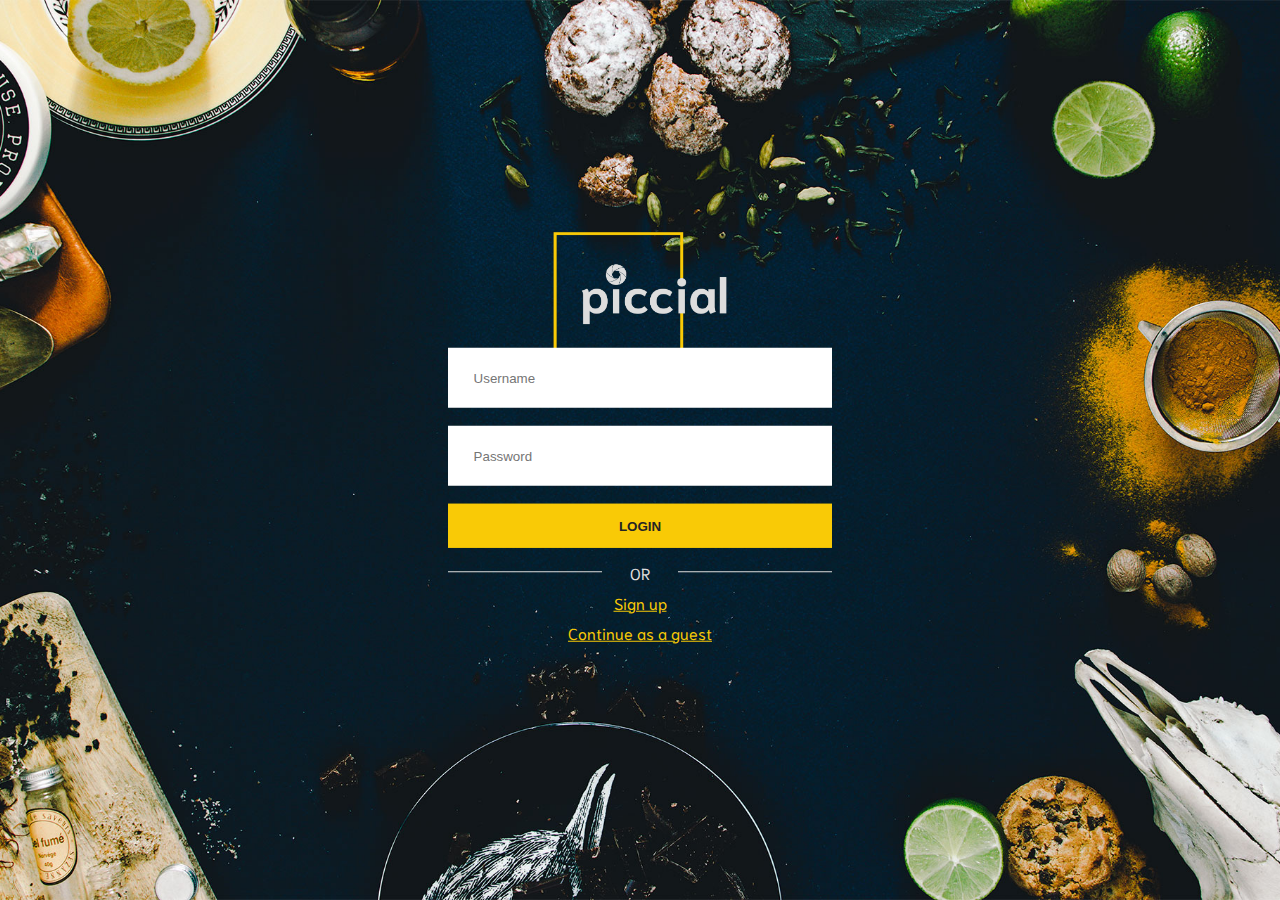
<file: index.html>
<!DOCTYPE html>
<html lang="en">
<head>
    <meta charset="UTF-8">
    <meta name="viewport" content="width=device-width, initial-scale=1.0">
    <meta http-equiv="X-UA-Compatible" content="ie=edge">
    <link rel="icon" href="images/favicon.ico" type="image/x-icon">
    <link href="https://fonts.googleapis.com/css?family=Niramit:300i,400,400i,600,700" rel="stylesheet">
    <link rel="stylesheet" href="css/stylesheet.css">
    <title>Piccial</title>
</head>
<body class="front-page">
    <div class="logo-section">
        <img src="images/logo.png" class="logo" alt="logo">
    </div>
    <div class="login-section">
        <form class="user-form" action="http://10.114.32.13/node/" method="post" enctype="multipart/form-data">
            <input class="input" required autocomplete="off" type="text" placeholder="Username" name="username" />
            <input class="input" required type="password" placeholder="Password" name="password" />
            <input type="submit" class="form-button" value="login">

            <div class="or-text">OR</div>
            <a class="sign-up" href="/signup.html">Sign up</a>
            <a class="guest-login" href="/guest.html">Continue as a guest</a>
        </form>
    </div>

    <script src="scripts/script.js"></script> 
</body>
</html>
</file>
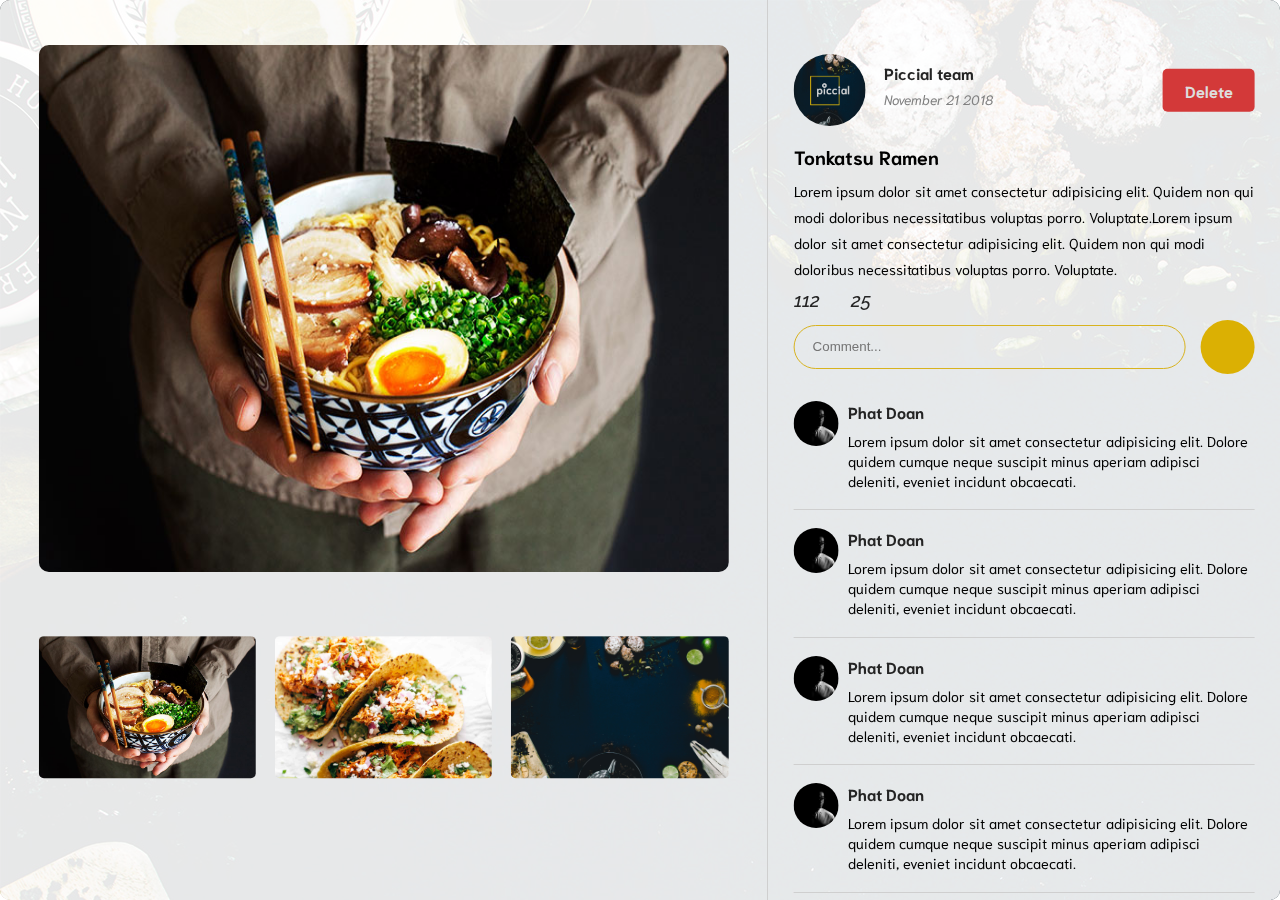
<file: admin-product.html>
<!DOCTYPE html>
<html lang="en">
<head>
    <meta charset="UTF-8">
    <meta name="viewport" content="width=device-width, initial-scale=1.0">
    <meta http-equiv="X-UA-Compatible" content="ie=edge">
    <link rel="icon" href="images/favicon.ico" type="image/x-icon">
    <link href="https://fonts.googleapis.com/css?family=Niramit:300i,400,400i,600,700" rel="stylesheet">
    <link href="https://fonts.googleapis.com/css?family=Raleway:500,500i,700,700i,800,900,900i" rel="stylesheet">
    <link rel="stylesheet" href="https://use.fontawesome.com/releases/v5.5.0/css/all.css" integrity="sha384-B4dIYHKNBt8Bc12p+WXckhzcICo0wtJAoU8YZTY5qE0Id1GSseTk6S+L3BlXeVIU"
        crossorigin="anonymous">
    <link rel="stylesheet" href="css/stylesheet.css">
    <title>Document</title>
</head>
<body>
    <section class="section-product-wrapper">
        <div class="white-bg"></div>
        <div class="product-images">
            <div class="product-images-wrapper">
                <a href="/admin.html" class="fas fa-arrow-left back-button"></a>
                <div class="big-image-wrapper">
                    <img class="big-image" src="/images/Tonkatsu-Ramen-Tall2.jpg" alt="#">
                </div>
                <div class="small-images">
                    <div class="small-image-wrapper">
                        <img src="images/Tonkatsu-Ramen-Tall2.jpg" alt="#">
                    </div>
                    <div class="small-image-wrapper">
                        <img src="images/Chicken-Tinga-Tacos-6.jpg" alt="#">
                    </div>
                    <div class="small-image-wrapper">
                        <img src="images/background.jpg" alt="#">
                    </div>
                </div>
            </div>
        </div>
        <div class="product-detail">
            <div class="product-detail-wrapper">
                <div class="product-info">
                    <div class="product-info-wrapper">
                        <img src="images/groupava.jpg" class="author-avatar">
                        <div class="author-name">Piccial team</div>
                        <div class="product-date">November 21 2018</div>
                        <div class="delete-post-button">Delete</div>
                    </div>
                </div>
                <div class="product-item">
                    <div class="product-name">Tonkatsu Ramen</div>
                    <div class="product-content">Lorem ipsum dolor sit amet consectetur adipisicing elit. Quidem non
                        qui modi doloribus necessitatibus voluptas porro. Voluptate.Lorem ipsum dolor sit amet consectetur adipisicing elit. Quidem non
                        qui modi doloribus necessitatibus voluptas porro. Voluptate.</div>
                    <div class="product-social">
                        <i class="fas fa-heart">
                            <span>112</span>
                        </i>
                        <i class="fas fa-comment-alt">
                            <span>25</span>
                        </i>
                    </div>
                    <div class="product-comment">
                        <form action="">
                            <input type="text" class="comment" placeholder="Comment...">
                            <div class="comment-submit"><a href="" class="fas fa-paper-plane"></a></div>
                        </form>
                    </div>
                </div>
                <div class="user-comments">
                    <div class="comments-wrapper">
                        <div class="a-comment">
                            <div class="user-info-wrapper">
                                <img src="images/ava.jpg" alt="#" class="user-comment-avatar">
                                <a href="" class="fas fa-times comment-delete-button"></a>  
                                <div class="user-comment-name">Phat Doan</div>
                            </div>
                            <div class="user-comment-text">Lorem ipsum dolor sit amet consectetur adipisicing elit.
                                Dolore quidem cumque neque suscipit minus aperiam adipisci deleniti, eveniet incidunt
                                obcaecati.</div>
                        </div>  
                        <div class="a-comment">
                            <div class="user-info-wrapper">
                                <img src="images/ava.jpg" alt="#" class="user-comment-avatar">
                                <a href="" class="fas fa-times comment-delete-button"></a>  
                                <div class="user-comment-name">Phat Doan</div>
                            </div>
                            <div class="user-comment-text">Lorem ipsum dolor sit amet consectetur adipisicing elit.
                                Dolore quidem cumque neque suscipit minus aperiam adipisci deleniti, eveniet incidunt
                                obcaecati.</div>
                        </div>  
                        <div class="a-comment">
                            <div class="user-info-wrapper">
                                <img src="images/ava.jpg" alt="#" class="user-comment-avatar">
                                <a href="" class="fas fa-times comment-delete-button"></a>  
                                <div class="user-comment-name">Phat Doan</div>
                            </div>
                            <div class="user-comment-text">Lorem ipsum dolor sit amet consectetur adipisicing elit.
                                Dolore quidem cumque neque suscipit minus aperiam adipisci deleniti, eveniet incidunt
                                obcaecati.</div>
                        </div>  
                        <div class="a-comment">
                            <div class="user-info-wrapper">
                                <img src="images/ava.jpg" alt="#" class="user-comment-avatar">
                                <a href="" class="fas fa-times comment-delete-button"></a>  
                                <div class="user-comment-name">Phat Doan</div>
                            </div>
                            <div class="user-comment-text">Lorem ipsum dolor sit amet consectetur adipisicing elit.
                                Dolore quidem cumque neque suscipit minus aperiam adipisci deleniti, eveniet incidunt
                                obcaecati.</div>
                        </div>  
                        <div class="a-comment">
                            <div class="user-info-wrapper">
                                <img src="images/ava.jpg" alt="#" class="user-comment-avatar">
                                <a href="" class="fas fa-times comment-delete-button"></a>  
                                <div class="user-comment-name">Phat Doan</div>
                            </div>
                            <div class="user-comment-text">Lorem ipsum dolor sit amet consectetur adipisicing elit.
                                Dolore quidem cumque neque suscipit minus aperiam adipisci deleniti, eveniet incidunt
                                obcaecati.</div>
                        </div>  
                    </div>
                </div>
            </div>
        </div>
    </section>
    <script src="scripts/product.js"></script>
</body>
</html>
</file>
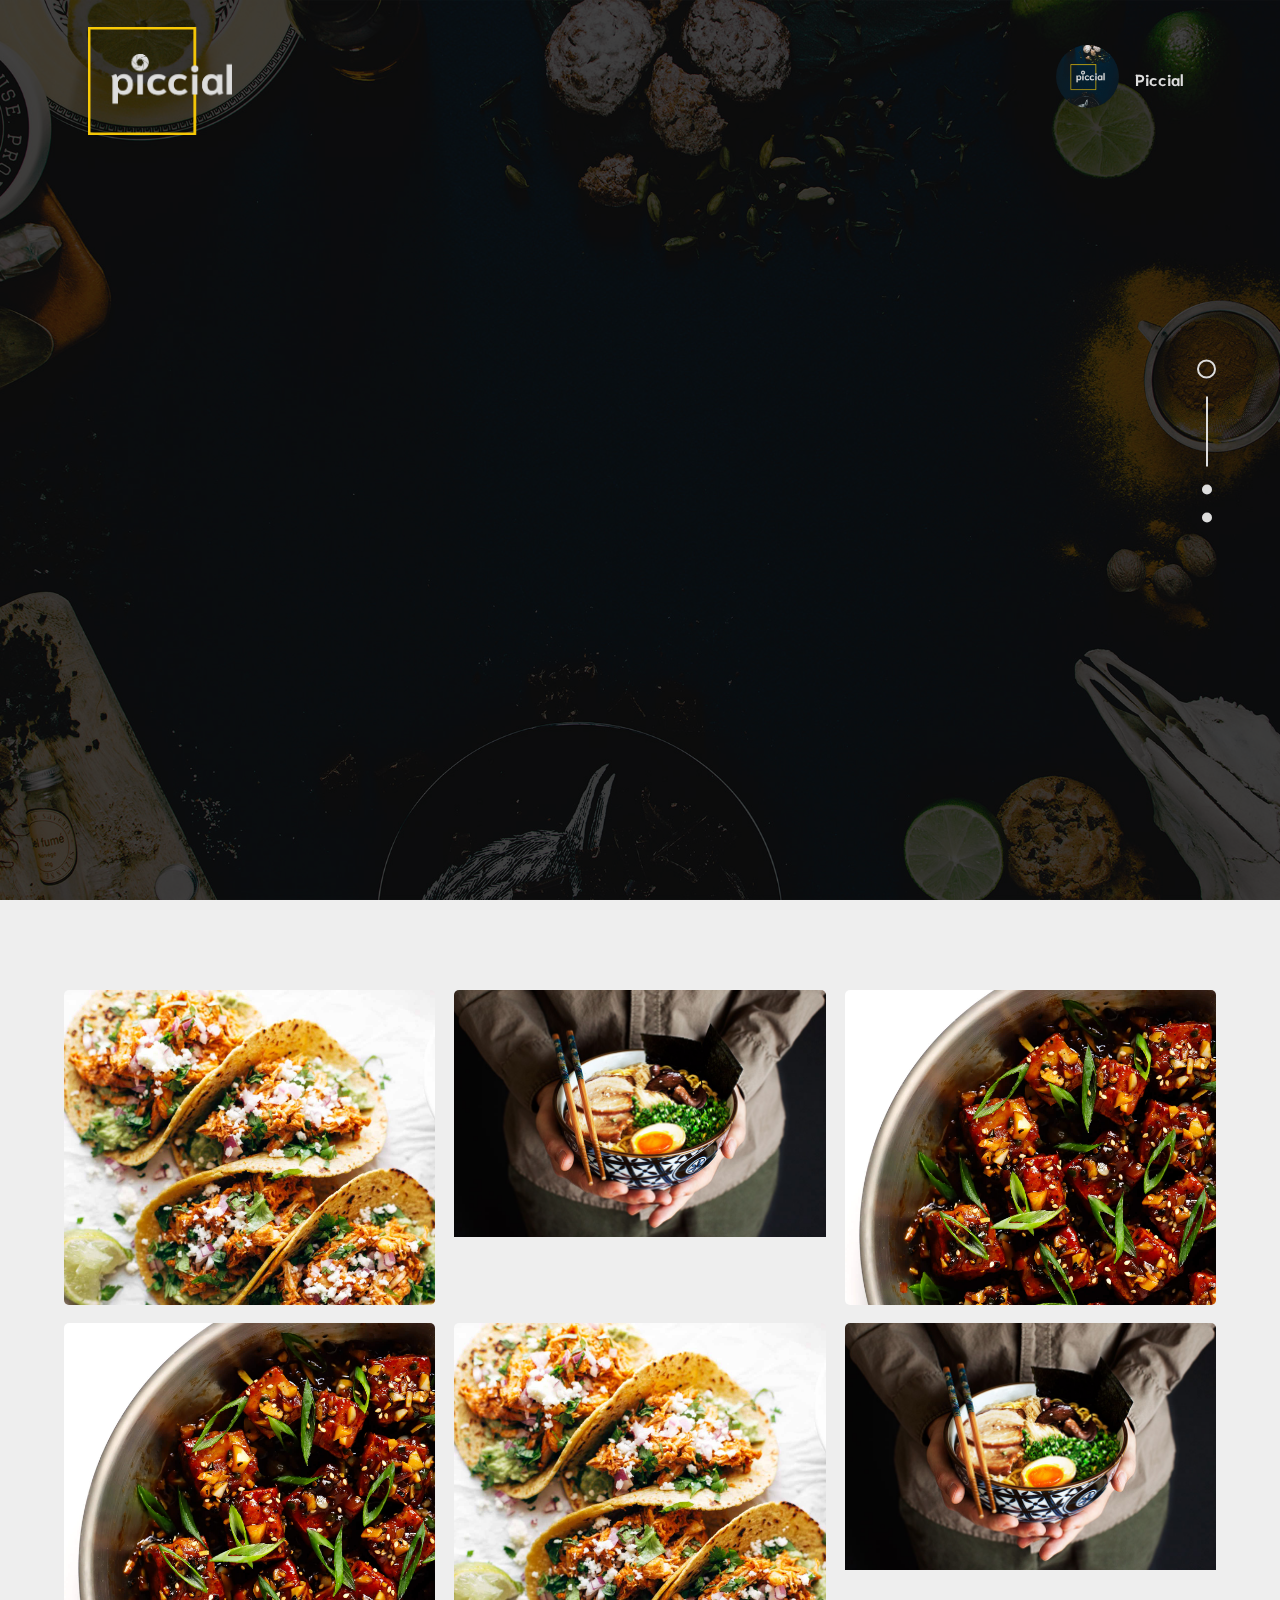
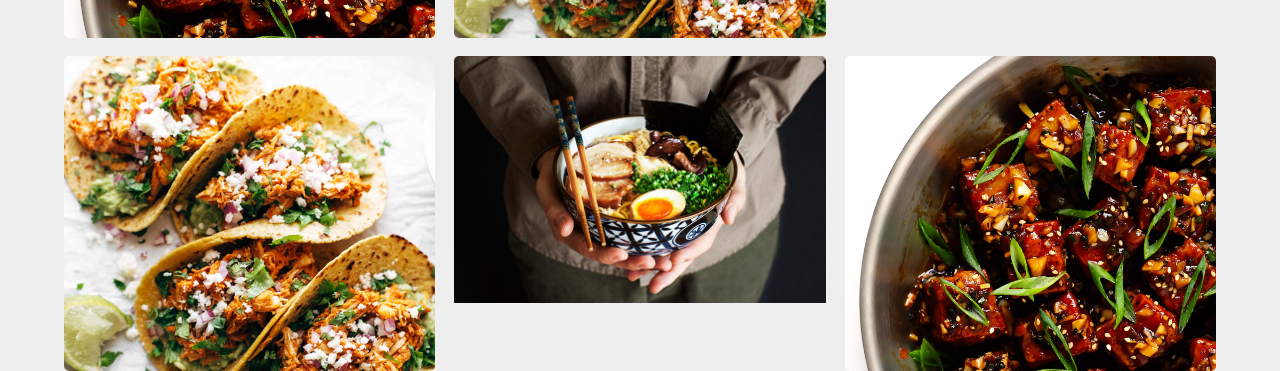
<file: admin.html>
<!DOCTYPE html>
<html lang="en">

<head>
    <meta charset="UTF-8">
    <meta name="viewport" content="width=device-width, initial-scale=1.0">
    <meta http-equiv="X-UA-Compatible" content="ie=edge">
    <link rel="icon" href="images/favicon.ico" type="image/x-icon">
    <link href="https://fonts.googleapis.com/css?family=Niramit:300i,400,400i,600,700" rel="stylesheet">
    <link href="https://fonts.googleapis.com/css?family=Raleway:500,500i,700,700i,800,900,900i" rel="stylesheet">
    <link rel="stylesheet" href="https://use.fontawesome.com/releases/v5.5.0/css/all.css" integrity="sha384-B4dIYHKNBt8Bc12p+WXckhzcICo0wtJAoU8YZTY5qE0Id1GSseTk6S+L3BlXeVIU"
        crossorigin="anonymous">
    <title>Piccial - Foodie media</title>
    <link rel="stylesheet" href="css/stylesheet.css">

</head>

<body id="main">
    <!-- begin section menu -->
    <section class="menu-bar">
        <img src="images/logo.png" alt="" class="menu-logo">
        <div class="search-box">
            <div class="search-box-wrapper">
                <input type="text" placeholder="Search something...">
                <div class="search-button">
                    <i class="fas fa-search search-click"></i>
                    <i class="fas fa-search search-trigger"></i>
                </div>
                <i class="fas fa-times close-button"></i>
            </div>
        </div>
        <div class="menu-options">
                <img src="images/groupava.jpg" alt="#" class="m-user-avatar">
                <span class="user-name">Piccial</span>
        </div>
    </section>
    <!-- begin section food of the day -->
    <section class="header-carousel">
        <div class="opacity-bg"></div>
        <div class="carousel-slides">
            <div class="carousel-item active">
                <div class="carousel-wrapper">
                    <div class="carousel-image item-1"></div>
                    <div class="carousel-content">
                        <div class="carousel-content-wrapper">
                            <div class="carousel-title">food of the day</div>
                            <div class="carousel-subtitle">tonkatsu ramen</div>
                            <div class="social">
                                <i class="far fa-heart carousel"><span class="heart-point">124</span></i>
                                <i class="far fa-comment-alt"><span>89</span></i>
                            </div>
                            <div class="carousel-info">Lorem ipsum, dolor sit amet consectetur adipisicing elit.
                                Ducimus possimus vero voluptates qui voluptas libero vero consectetur adipisicing ...</div>
                            <div class="carousel-button">Check it out</div>
                        </div>
                    </div>
                </div>
            </div>
            <div class="carousel-item">
                <div class="carousel-wrapper">
                    <div class="carousel-image item-2"></div>
                    <div class="carousel-content">
                        <div class="carousel-content-wrapper">
                            <div class="carousel-title">food of the day</div>
                            <div class="carousel-subtitle">chicken tinga tacos</div>
                            <div class="social">
                                <i class="far fa-heart carousel"><span class="heart-point">112</span></i>
                                <i class="far fa-comment-alt"><span>68</span></i>
                            </div>
                            <div class="carousel-info">Lorem ipsum, dolor sit amet consectetur adipisicing elit.
                                Ducimus possimus vero voluptates qui voluptas libero vero consectetur adipisicing ...</div>
                            <div class="carousel-button">Check it out</div>
                        </div>
                    </div>
                </div>
            </div>
            <div class="carousel-item">
                <div class="carousel-wrapper">
                    <div class="carousel-image item-3"></div>
                    <div class="carousel-content">
                        <div class="carousel-content-wrapper">
                            <div class="carousel-title">food of the day</div>
                            <div class="carousel-subtitle">magic garlicky tofu</div>
                            <div class="social">
                                <i class="far fa-heart carousel"><span class="heart-point">106</span></i>
                                <i class="far fa-comment-alt"><span>73</span></i>
                            </div>
                            <div class="carousel-info">Lorem ipsum, dolor sit amet consectetur adipisicing elit.
                                Ducimus possimus vero voluptates qui voluptas libero vero consectetur adipisicing ...</div>
                            <div class="carousel-button">Check it out</div>
                        </div>
                    </div>
                </div>
            </div>
            <ul class="carousel-indicators">
                <div class="circle"></div>
                <div class="carousel-indicators-wrapper">
                    <li class="active">01</li>
                    <li>02</li>
                    <li>03</li>
                </div>
                <i class="fas fa-angle-down next-slide"></i>
            </ul>
    </section>
    <!-- begin card item -->
    <section class="list-items">
        <div class="card-item">
            <img src="images/Chicken-Tinga-Tacos-6.jpg" class="card-image" />
            <div class="card-gradient-bg"></div>
            <div class="card-title">
                <div class="card-food">chicken tinga tacos</div>
                <div class="card-author">karina alfimova</div>
            </div>
            <div class="card-social-icons">
                <i class="far fa-heart"><span>112</span></i>
                <i class="far fa-comment-alt"><span>25</span></i>
            </div>
        </div>
        <div class="card-item">
            <img src="images/Tonkatsu-Ramen-Tall2.jpg" class="card-image" />
            <div class="card-gradient-bg"></div>
            <div class="card-title">
                <div class="card-food">chicken tinga tacos</div>
                <div class="card-author">karina alfimova</div>
            </div>
            <div class="card-social-icons">
                <i class="far fa-heart"><span>112</span></i>
                <i class="far fa-comment-alt"><span>25</span></i>
            </div>
        </div>
        <div class="card-item">
            <img src="images/IMG_0745-740x1110.jpg" class="card-image" />
            <div class="card-gradient-bg"></div>
            <div class="card-title">
                <div class="card-food">chicken tinga tacos</div>
                <div class="card-author">karina alfimova</div>
            </div>
            <div class="card-social-icons">
                <i class="far fa-heart"><span>112</span></i>
                <i class="far fa-comment-alt"><span>25</span></i>
            </div>
        </div>
        <div class="card-item">
            <img src="images/IMG_0745-740x1110.jpg" class="card-image" />
            <div class="card-gradient-bg"></div>
            <div class="card-title">
                <div class="card-food">chicken tinga tacos</div>
                <div class="card-author">karina alfimova</div>
            </div>
            <div class="card-social-icons">
                <i class="far fa-heart"><span>112</span></i>
                <i class="far fa-comment-alt"><span>25</span></i>
            </div>
        </div>
        <div class="card-item">
            <img src="images/Chicken-Tinga-Tacos-6.jpg" class="card-image" />
            <div class="card-gradient-bg"></div>
            <div class="card-title">
                <div class="card-food">chicken tinga tacos</div>
                <div class="card-author">karina alfimova</div>
            </div>
            <div class="card-social-icons">
                <i class="far fa-heart"><span>112</span></i>
                <i class="far fa-comment-alt"><span>25</span></i>
            </div>
        </div>
        <div class="card-item">
            <img src="images/Tonkatsu-Ramen-Tall2.jpg" class="card-image" />
            <div class="card-gradient-bg"></div>
            <div class="card-title">
                <div class="card-food">chicken tinga tacos</div>
                <div class="card-author">karina alfimova</div>
            </div>
            <div class="card-social-icons">
                <i class="far fa-heart"><span>112</span></i>
                <i class="far fa-comment-alt"><span>25</span></i>
            </div>
        </div>
        <div class="card-item">
            <img src="images/Chicken-Tinga-Tacos-6.jpg" class="card-image" />
            <div class="card-gradient-bg"></div>
            <div class="card-title">
                <div class="card-food">chicken tinga tacos</div>
                <div class="card-author">karina alfimova</div>
            </div>
            <div class="card-social-icons">
                <i class="far fa-heart"><span>112</span></i>
                <i class="far fa-comment-alt"><span>25</span></i>
            </div>
        </div>
        <div class="card-item">
            <img src="images/Tonkatsu-Ramen-Tall2.jpg" class="card-image" />
            <div class="card-gradient-bg"></div>
            <div class="card-title">
                <div class="card-food">chicken tinga tacos</div>
                <div class="card-author">karina alfimova</div>
            </div>
            <div class="card-social-icons">
                <i class="far fa-heart"><span>112</span></i>
                <i class="far fa-comment-alt"><span>25</span></i>
            </div>
        </div>
        <div class="card-item">
            <img src="images/IMG_0745-740x1110.jpg" class="card-image" />
            <div class="card-gradient-bg"></div>
            <div class="card-title">
                <div class="card-food">chicken tinga tacos</div>
                <div class="card-author">karina alfimova</div>
            </div>
            <div class="card-social-icons">
                <i class="far fa-heart"><span>112</span></i>
                <i class="far fa-comment-alt"><span>25</span></i>
            </div>
        </div>
    </section>
    <!-- begin section product -->
    <div class="dark-bg"></div>
    <i class="fas fa-times product-close-button"></i>
    <section class="product">
        <div class="product-images">
            <div class="product-images-wrapper">
                <div class="big-image-wrapper">
                    <img class="big-image" src="/images/Tonkatsu-Ramen-Tall2.jpg" alt="#">
                </div>
                <div class="small-images">
                    <div class="small-image-wrapper">
                        <img src="images/Tonkatsu-Ramen-Tall2.jpg" alt="#">
                    </div>
                    <div class="small-image-wrapper">
                        <img src="images/Chicken-Tinga-Tacos-6.jpg" alt="#">
                    </div>
                    <div class="small-image-wrapper">
                        <img src="images/background.jpg" alt="#">
                    </div>
                </div>
            </div>
        </div>
        <div class="product-detail">
            <div class="product-detail-wrapper">
                <div class="product-info">
                    <div class="product-info-wrapper">
                        <img src="images/groupava.jpg" class="author-avatar">
                        <div class="author-name">Piccial team</div>
                        <div class="product-date">November 21 2018</div>
                        <div class="delete-post-button">delete</div>
                    </div>
                </div>
                <div class="product-item">
                    <div class="product-name">Tonkatsu Ramen</div>
                    <div class="product-content">Lorem ipsum dolor sit amet consectetur adipisicing elit. Quidem non
                        qui modi doloribus necessitatibus voluptas porro. Voluptate.</div>
                    <div class="product-social">
                        <i class="far fa-heart">
                            <span>112</span>
                        </i>
                        <i class="far fa-comment-alt">
                            <span>25</span>
                        </i>
                    </div>
                    <div class="product-comment"></div>
                </div>
                <div class="user-comments">
                    <div class="comments-wrapper">
                        <div class="a-comment">
                            <div class="user-info-wrapper">
                                <img src="images/ava.jpg" alt="#" class="user-comment-avatar">
                                <i class="fas fa-times comment-delete-button"></i>  
                                <div class="user-comment-name">Phat Doan</div>
                            </div>
                            <div class="user-comment-text">Lorem ipsum dolor sit amet consectetur adipisicing elit.
                                Dolore quidem cumque neque suscipit minus aperiam adipisci deleniti, eveniet incidunt
                                obcaecati.</div>
                        </div>
                        <div class="a-comment">
                            <div class="user-info-wrapper">
                                <img src="images/ava.jpg" alt="#" class="user-comment-avatar">
                                <i class="fas fa-times comment-delete-button"></i>  
                                <div class="user-comment-name">Phat Doan</div>
                            </div>
                            <div class="user-comment-text">Lorem ipsum dolor sit amet consectetur adipisicing elit.
                                Dolore quidem cumque neque suscipit minus aperiam adipisci deleniti, eveniet incidunt
                                obcaecati.</div>
                        </div>
                        <div class="a-comment">
                            <div class="user-info-wrapper">
                                <img src="images/ava.jpg" alt="#" class="user-comment-avatar">
                                <i class="fas fa-times comment-delete-button"></i>  
                                <div class="user-comment-name">Phat Doan</div>
                            </div>
                            <div class="user-comment-text">Lorem ipsum dolor sit amet consectetur adipisicing elit.
                                Dolore quidem cumque neque suscipit minus aperiam adipisci deleniti, eveniet incidunt
                                obcaecati.</div>
                        </div>
                        <div class="a-comment">
                            <div class="user-info-wrapper">
                                <img src="images/ava.jpg" alt="#" class="user-comment-avatar">
                                <i class="fas fa-times comment-delete-button"></i>  
                                <div class="user-comment-name">Phat Doan</div>
                            </div>
                            <div class="user-comment-text">Lorem ipsum dolor sit amet consectetur adipisicing elit.
                                Dolore quidem cumque neque suscipit minus aperiam adipisci deleniti, eveniet incidunt
                                obcaecati.</div>
                        </div>
                    </div>
                </div>
            </div>
        </div>
    </section>
    <section class="upload-post product">
        <form action="  " class="upload-post-form">
            <div class="upload-images">
                <div class="images-container">
                    <div class="img-prev-wrapper">
                        <div class="images-preview"></div>
                    </div>
                </div>
                <input required multiple accept="image/*" type="file" name="images" class="choose-img" onchange="preview_images(this)">               
            </div>
            <div class="post-caption">
                <div class="post-caption-container">
                    <input required class="p-food-name" type="text" placeholder="How do you call this?">
                    <textarea class="p-food-caption" placeholder="Say something about it..." name="message" form="upload-post-form" rows="10" cols="30"></textarea>
                    <button type="submit" class="p-submit-button">post</button>
                </div>
            </div>
        </form>
        <script src="scripts/main.js"></script>
</body>

</html>
</file>
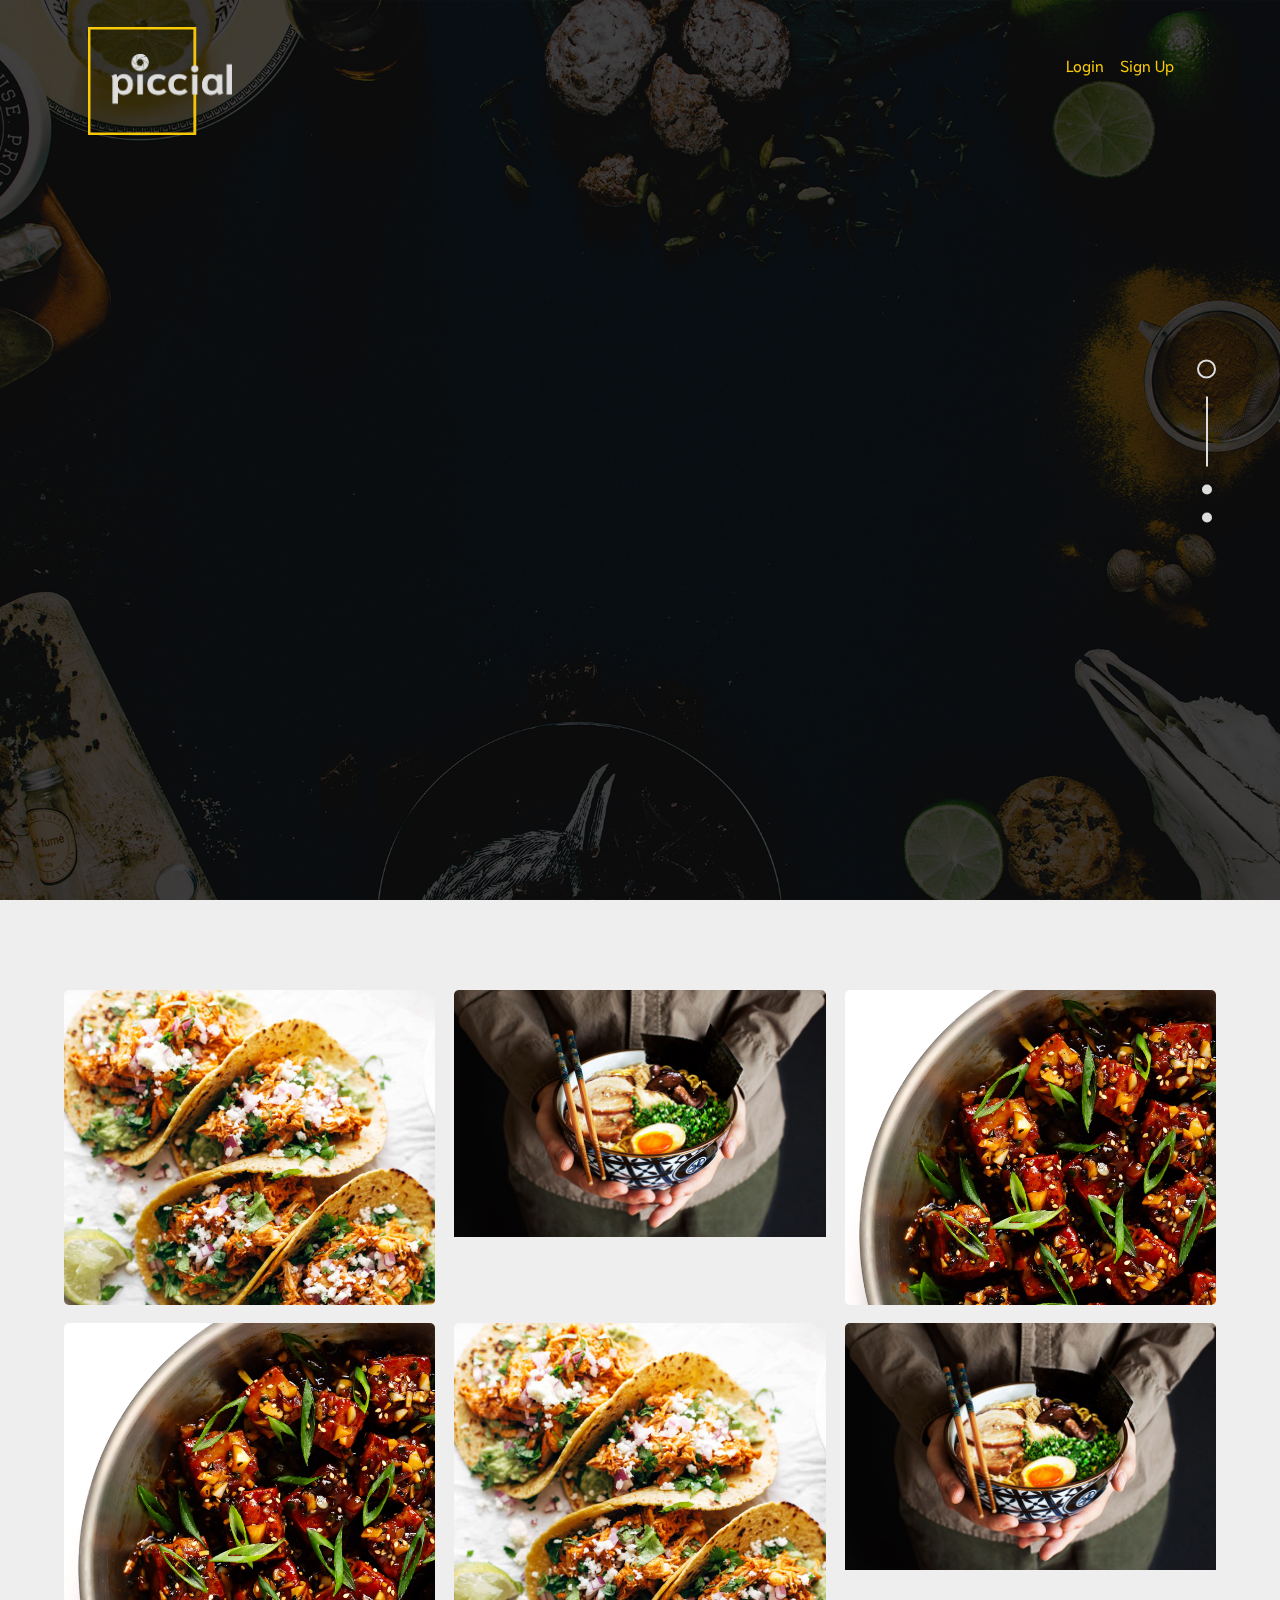
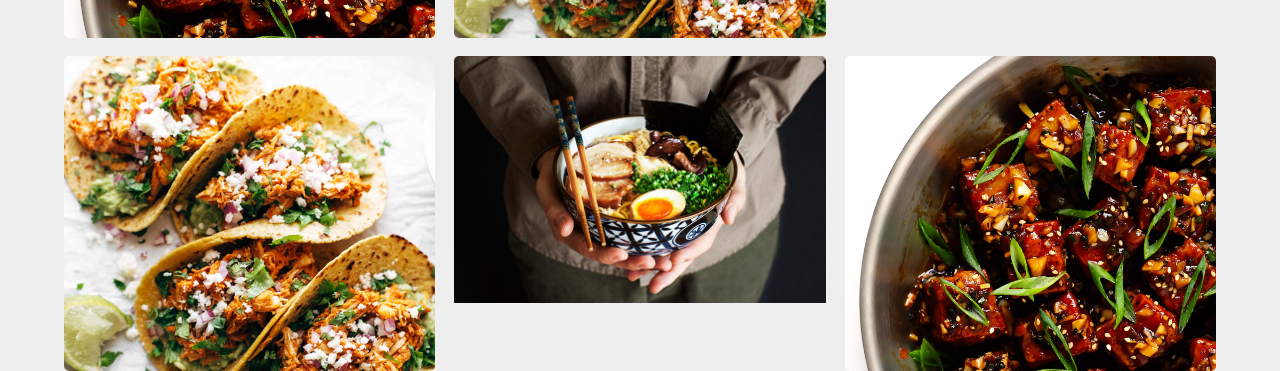
<file: guest.html>
<!DOCTYPE html>
<html lang="en">

<head>
    <meta charset="UTF-8">
    <meta name="viewport" content="width=device-width, initial-scale=1.0">
    <meta http-equiv="X-UA-Compatible" content="ie=edge">
    <link rel="icon" href="images/favicon.ico" type="image/x-icon">
    <link href="https://fonts.googleapis.com/css?family=Niramit:300i,400,400i,600,700" rel="stylesheet">
    <link href="https://fonts.googleapis.com/css?family=Raleway:500,500i,700,700i,800,900,900i" rel="stylesheet">
    <link rel="stylesheet" href="https://use.fontawesome.com/releases/v5.5.0/css/all.css" integrity="sha384-B4dIYHKNBt8Bc12p+WXckhzcICo0wtJAoU8YZTY5qE0Id1GSseTk6S+L3BlXeVIU"
        crossorigin="anonymous">
    <title>Piccial - Foodie media</title>
    <link rel="stylesheet" href="css/stylesheet.css">

</head>

<body id="main">
    <!-- begin section menu -->
    <section class="menu-bar">
        <img src="images/logo.png" alt="" class="menu-logo">
        <div class="search-box">
            <div class="search-box-wrapper">
                <input type="text" placeholder="Search something...">
                <div class="search-button">
                    <i class="fas fa-search search-click"></i>
                    <i class="fas fa-search search-trigger"></i>
                </div>
                <i class="fas fa-times close-button"></i>
            </div>
        </div>
        <div class="menu-options">
            <a href="/index.html">login</a>
            <a href="/signup.html">sign up</a>
        </div>
    </section>
    <!-- begin section food of the day -->
    <section class="header-carousel">
        <div class="opacity-bg"></div>
        <div class="carousel-slides">
            <div class="carousel-item active">
                <div class="carousel-wrapper">
                    <div class="carousel-image item-1"></div>
                    <div class="carousel-content">
                        <div class="carousel-content-wrapper">
                            <div class="carousel-title">food of the day</div>
                            <div class="carousel-subtitle">tonkatsu ramen</div>
                            <div class="social">
                                <i class="far fa-heart carousel"><span class="heart-point">124</span></i>
                                <i class="far fa-comment-alt"><span>89</span></i>
                            </div>
                            <div class="carousel-info">Lorem ipsum, dolor sit amet consectetur adipisicing elit.
                                Ducimus possimus vero voluptates qui voluptas libero vero consectetur adipisicing ...</div>
                            <div class="carousel-button">Check it out</div>
                        </div>
                    </div>
                </div>
            </div>
            <div class="carousel-item">
                <div class="carousel-wrapper">
                    <div class="carousel-image item-2"></div>
                    <div class="carousel-content">
                        <div class="carousel-content-wrapper">
                            <div class="carousel-title">food of the day</div>
                            <div class="carousel-subtitle">chicken tinga tacos</div>
                            <div class="social">
                                <i class="far fa-heart carousel"><span class="heart-point">112</span></i>
                                <i class="far fa-comment-alt"><span>68</span></i>
                            </div>
                            <div class="carousel-info">Lorem ipsum, dolor sit amet consectetur adipisicing elit.
                                Ducimus possimus vero voluptates qui voluptas libero vero consectetur adipisicing ...</div>
                            <div class="carousel-button">Check it out</div>
                        </div>
                    </div>
                </div>
            </div>
            <div class="carousel-item">
                <div class="carousel-wrapper">
                    <div class="carousel-image item-3"></div>
                    <div class="carousel-content">
                        <div class="carousel-content-wrapper">
                            <div class="carousel-title">food of the day</div>
                            <div class="carousel-subtitle">magic garlicky tofu</div>
                            <div class="social">
                                <i class="far fa-heart carousel"><span class="heart-point">106</span></i>
                                <i class="far fa-comment-alt"><span>73</span></i>
                            </div>
                            <div class="carousel-info">Lorem ipsum, dolor sit amet consectetur adipisicing elit.
                                Ducimus possimus vero voluptates qui voluptas libero vero consectetur adipisicing ...</div>
                            <div class="carousel-button">Check it out</div>
                        </div>
                    </div>
                </div>
            </div>
            <ul class="carousel-indicators">
                <div class="circle"></div>
                <div class="carousel-indicators-wrapper">
                    <li class="active">01</li>
                    <li>02</li>
                    <li>03</li>
                </div>
                <i class="fas fa-angle-down next-slide"></i>
            </ul>
    </section>
    <!-- begin card item -->
    <section class="list-items">
        <div class="card-item">
            <img src="images/Chicken-Tinga-Tacos-6.jpg" class="card-image" />
            <div class="card-gradient-bg"></div>
            <div class="card-title">
                <div class="card-food">chicken tinga tacos</div>
                <div class="card-author">karina alfimova</div>
            </div>
            <div class="card-social-icons">
                <i class="far fa-heart"><span>112</span></i>
                <i class="far fa-comment-alt"><span>25</span></i>
            </div>
        </div>
        <div class="card-item">
            <img src="images/Tonkatsu-Ramen-Tall2.jpg" class="card-image" />
            <div class="card-gradient-bg"></div>
            <div class="card-title">
                <div class="card-food">chicken tinga tacos</div>
                <div class="card-author">karina alfimova</div>
            </div>
            <div class="card-social-icons">
                <i class="far fa-heart"><span>112</span></i>
                <i class="far fa-comment-alt"><span>25</span></i>
            </div>
        </div>
        <div class="card-item">
            <img src="images/IMG_0745-740x1110.jpg" class="card-image" />
            <div class="card-gradient-bg"></div>
            <div class="card-title">
                <div class="card-food">chicken tinga tacos</div>
                <div class="card-author">karina alfimova</div>
            </div>
            <div class="card-social-icons">
                <i class="far fa-heart"><span>112</span></i>
                <i class="far fa-comment-alt"><span>25</span></i>
            </div>
        </div>
        <div class="card-item">
            <img src="images/IMG_0745-740x1110.jpg" class="card-image" />
            <div class="card-gradient-bg"></div>
            <div class="card-title">
                <div class="card-food">chicken tinga tacos</div>
                <div class="card-author">karina alfimova</div>
            </div>
            <div class="card-social-icons">
                <i class="far fa-heart"><span>112</span></i>
                <i class="far fa-comment-alt"><span>25</span></i>
            </div>
        </div>
        <div class="card-item">
            <img src="images/Chicken-Tinga-Tacos-6.jpg" class="card-image" />
            <div class="card-gradient-bg"></div>
            <div class="card-title">
                <div class="card-food">chicken tinga tacos</div>
                <div class="card-author">karina alfimova</div>
            </div>
            <div class="card-social-icons">
                <i class="far fa-heart"><span>112</span></i>
                <i class="far fa-comment-alt"><span>25</span></i>
            </div>
        </div>
        <div class="card-item">
            <img src="images/Tonkatsu-Ramen-Tall2.jpg" class="card-image" />
            <div class="card-gradient-bg"></div>
            <div class="card-title">
                <div class="card-food">chicken tinga tacos</div>
                <div class="card-author">karina alfimova</div>
            </div>
            <div class="card-social-icons">
                <i class="far fa-heart"><span>112</span></i>
                <i class="far fa-comment-alt"><span>25</span></i>
            </div>
        </div>
        <div class="card-item">
            <img src="images/Chicken-Tinga-Tacos-6.jpg" class="card-image" />
            <div class="card-gradient-bg"></div>
            <div class="card-title">
                <div class="card-food">chicken tinga tacos</div>
                <div class="card-author">karina alfimova</div>
            </div>
            <div class="card-social-icons">
                <i class="far fa-heart"><span>112</span></i>
                <i class="far fa-comment-alt"><span>25</span></i>
            </div>
        </div>
        <div class="card-item">
            <img src="images/Tonkatsu-Ramen-Tall2.jpg" class="card-image" />
            <div class="card-gradient-bg"></div>
            <div class="card-title">
                <div class="card-food">chicken tinga tacos</div>
                <div class="card-author">karina alfimova</div>
            </div>
            <div class="card-social-icons">
                <i class="far fa-heart"><span>112</span></i>
                <i class="far fa-comment-alt"><span>25</span></i>
            </div>
        </div>
        <div class="card-item">
            <img src="images/IMG_0745-740x1110.jpg" class="card-image" />
            <div class="card-gradient-bg"></div>
            <div class="card-title">
                <div class="card-food">chicken tinga tacos</div>
                <div class="card-author">karina alfimova</div>
            </div>
            <div class="card-social-icons">
                <i class="far fa-heart"><span>112</span></i>
                <i class="far fa-comment-alt"><span>25</span></i>
            </div>
        </div>
    </section>
    <!-- begin section product -->
    <div class="dark-bg"></div>
    <i class="fas fa-times product-close-button"></i>
    <section class="product">
        <div class="product-images">
            <div class="product-images-wrapper">
                <div class="big-image-wrapper">
                    <img class="big-image" src="/images/Tonkatsu-Ramen-Tall2.jpg" alt="#">
                </div>
                <div class="small-images">
                    <div class="small-image-wrapper">
                        <img src="images/Tonkatsu-Ramen-Tall2.jpg" alt="#">
                    </div>
                    <div class="small-image-wrapper">
                        <img src="images/Chicken-Tinga-Tacos-6.jpg" alt="#">
                    </div>
                    <div class="small-image-wrapper">
                        <img src="images/background.jpg" alt="#">
                    </div>
                </div>
            </div>
        </div>
        <div class="product-detail">
            <div class="product-detail-wrapper">
                <div class="product-info">
                    <div class="product-info-wrapper">
                        <img src="images/groupava.jpg" class="author-avatar">
                        <div class="author-name">Piccial team</div>
                        <div class="product-date">November 21 2018</div>
                        <div class="follow-button">follow</div>
                    </div>
                </div>
                <div class="product-item">
                    <div class="product-name">Tonkatsu Ramen</div>
                    <div class="product-content">Lorem ipsum dolor sit amet consectetur adipisicing elit. Quidem non
                        qui modi doloribus necessitatibus voluptas porro. Voluptate.</div>
                    <div class="product-social">
                        <i class="far fa-heart">
                            <span>112</span>
                        </i>
                        <i class="far fa-comment-alt">
                            <span>25</span>
                        </i>
                    </div>
                    <div class="product-comment"></div>
                </div>
                <div class="user-comments">
                    <div class="comments-wrapper">
                        <div class="a-comment">
                            <div class="user-info-wrapper">
                                <img src="images/ava.jpg" alt="#" class="user-comment-avatar">
                                <div class="user-comment-name">Phat Doan</div>
                            </div>
                            <div class="user-comment-text">Lorem ipsum dolor sit amet consectetur adipisicing elit.
                                Dolore quidem cumque neque suscipit minus aperiam adipisci deleniti, eveniet incidunt
                                obcaecati.</div>
                        </div>
                        <div class="a-comment">
                            <div class="user-info-wrapper">
                                <img src="images/ava.jpg" alt="#" class="user-comment-avatar">
                                <div class="user-comment-name">Phat Doan</div>
                            </div>
                            <div class="user-comment-text">Lorem ipsum dolor sit amet consectetur adipisicing elit.</div>
                        </div>
                        <div class="a-comment">
                            <div class="user-info-wrapper">
                                <img src="images/ava.jpg" alt="#" class="user-comment-avatar">
                                <div class="user-comment-name">Phat Doan</div>
                            </div>
                            <div class="user-comment-text">Lorem ipsum dolor sit amet consectetur adipisicing elit.
                                Dolore quidem cumque neque </div>
                        </div>
                        <div class="a-comment">
                            <div class="user-info-wrapper">
                                <img src="images/ava.jpg" alt="#" class="user-comment-avatar">
                                <div class="user-comment-name">Phat Doan</div>
                            </div>
                            <div class="user-comment-text">Lorem ipsum dolor sit amet consectetur adipisicing elit.
                                Dolore quidem cumque neque </div>
                        </div>
                    </div>
                </div>
            </div>
        </div>
    </section>
    <section class="upload-post product">
        <form action="  " class="upload-post-form">
            <div class="upload-images">
                <div class="images-container">
                    <div class="img-prev-wrapper">
                        <div class="images-preview"></div>
                    </div>
                </div>
                <input required multiple accept="image/*" type="file" name="images" class="choose-img" onchange="preview_images(this)">               
            </div>
            <div class="post-caption">
                <div class="post-caption-container">
                    <input required class="p-food-name" type="text" placeholder="How do you call this?">
                    <textarea class="p-food-caption" placeholder="Say something about it..." name="message" form="upload-post-form" rows="10" cols="30"></textarea>
                    <button type="submit" class="p-submit-button">post</button>
                </div>
            </div>
        </form>
        <script src="scripts/guest.js"></script>
</body>

</html>
</file>
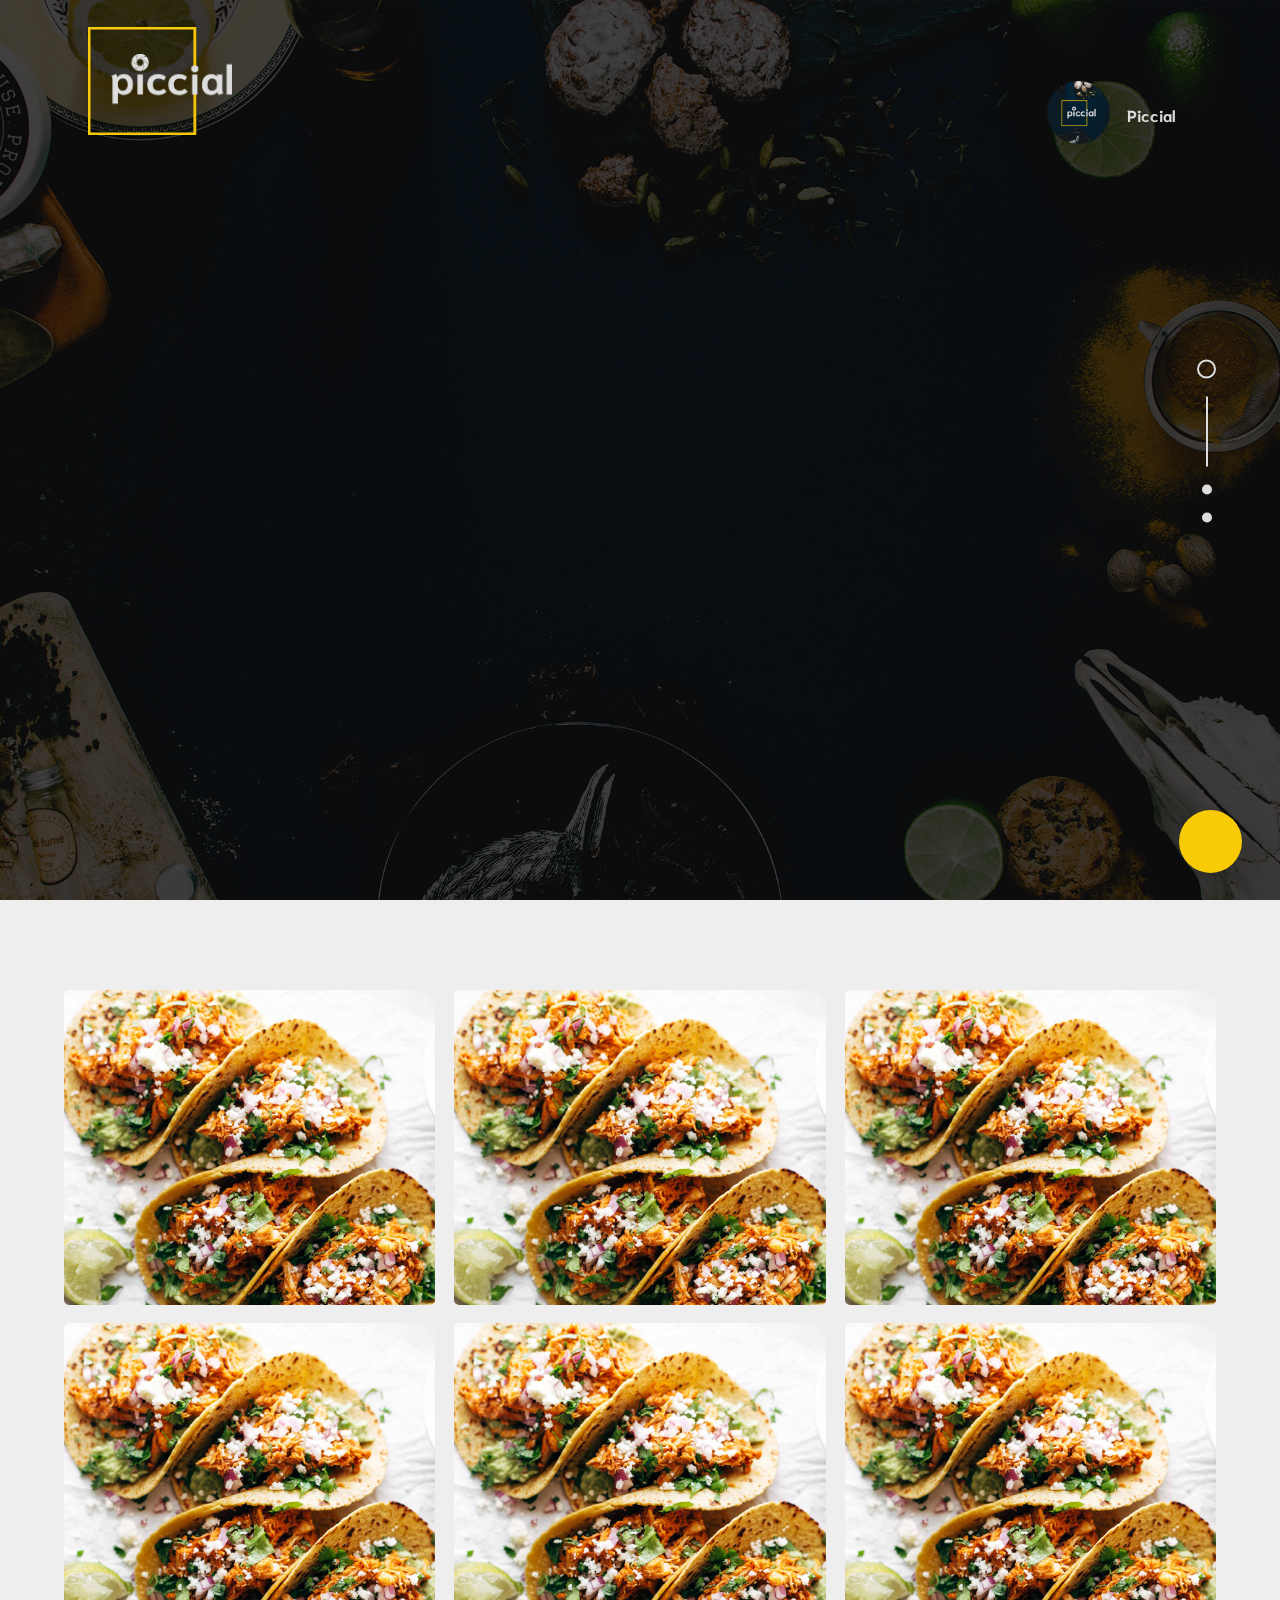
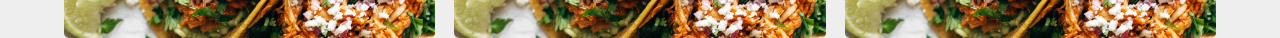
<file: main.html>
<!DOCTYPE html>
<html lang="en">

<head>
    <meta charset="UTF-8">
    <meta name="viewport" content="width=device-width, initial-scale=1.0">
    <meta http-equiv="X-UA-Compatible" content="ie=edge">
    <link rel="icon" href="images/favicon.ico" type="image/x-icon">
    <link href="https://fonts.googleapis.com/css?family=Niramit:300i,400,400i,600,700" rel="stylesheet">
    <link href="https://fonts.googleapis.com/css?family=Raleway:500,500i,700,700i,800,900,900i" rel="stylesheet">
    <link rel="stylesheet" href="https://use.fontawesome.com/releases/v5.5.0/css/all.css" integrity="sha384-B4dIYHKNBt8Bc12p+WXckhzcICo0wtJAoU8YZTY5qE0Id1GSseTk6S+L3BlXeVIU"
        crossorigin="anonymous">
    <title>Piccial - Foodie media</title>
    <link rel="stylesheet" href="css/stylesheet.css">

</head>

<body id="main">
    <!-- begin section menu -->
    <section class="menu-bar">
        <img src="images/logo.png" alt="" class="menu-logo">
        <div class="search-box">
            <div class="search-box-wrapper">
                <input type="text" placeholder="Search something...">
                <div class="search-button">
                    <i class="fas fa-search search-click"></i>
                    <i class="fas fa-search search-trigger"></i>
                </div>
                <i class="fas fa-times close-button"></i>
            </div>
        </div>
        <div class="menu-options">
            <img src="images/groupava.jpg" alt="#" class="m-user-avatar">
            <span class="user-name">Piccial</span>
            <i class="fas fa-angle-down drop-down-button"></i>
        </div>
    </section>
    <div class="options-wrapper">
        <a href="/user-page.html" class="user-option">User</a>
        <a href="/index.html"class="sign-out-option">Sign out</a>              
    </div>
    <div class="add-item-button fas fa-plus"></div>
    <!-- begin section food of the day -->
    <section class="header-carousel">
        <div class="opacity-bg"></div>
        <div class="carousel-slides">
            <div class="carousel-item active">
                <div class="carousel-wrapper">
                    <div class="carousel-image item-1"></div>
                    <div class="carousel-content">
                        <div class="carousel-content-wrapper">
                            <div class="carousel-title">food of the day</div>
                            <div class="carousel-subtitle">tonkatsu ramen</div>
                            <div class="social">
                                <i class="far fa-heart carousel"><span class="heart-point">124</span></i>
                                <i class="far fa-comment-alt"><span>89</span></i>
                            </div>
                            <div class="carousel-info">Lorem ipsum, dolor sit amet consectetur adipisicing elit.
                                Ducimus possimus vero voluptates qui voluptas libero vero consectetur adipisicing ...</div>
                            <div class="carousel-button">Check it out</div>
                        </div>
                    </div>
                </div>
            </div>
            <div class="carousel-item">
                <div class="carousel-wrapper">
                    <div class="carousel-image item-2"></div>
                    <div class="carousel-content">
                        <div class="carousel-content-wrapper">
                            <div class="carousel-title">food of the day</div>
                            <div class="carousel-subtitle">chicken tinga tacos</div>
                            <div class="social">
                                <i class="far fa-heart carousel"><span class="heart-point">112</span></i>
                                <i class="far fa-comment-alt"><span>68</span></i>
                            </div>
                            <div class="carousel-info">Lorem ipsum, dolor sit amet consectetur adipisicing elit.
                                Ducimus possimus vero voluptates qui voluptas libero vero consectetur adipisicing ...</div>
                            <div class="carousel-button">Check it out</div>
                        </div>
                    </div>
                </div>
            </div>
            <div class="carousel-item">
                <div class="carousel-wrapper">
                    <div class="carousel-image item-3"></div>
                    <div class="carousel-content">
                        <div class="carousel-content-wrapper">
                            <div class="carousel-title">food of the day</div>
                            <div class="carousel-subtitle">magic garlicky tofu</div>
                            <div class="social">
                                <i class="far fa-heart carousel"><span class="heart-point">106</span></i>
                                <i class="far fa-comment-alt"><span>73</span></i>
                            </div>
                            <div class="carousel-info">Lorem ipsum, dolor sit amet consectetur adipisicing elit.
                                Ducimus possimus vero voluptates qui voluptas libero vero consectetur adipisicing ...</div>
                            <div class="carousel-button">Check it out</div>
                        </div>
                    </div>
                </div>
            </div>
            <ul class="carousel-indicators">
                <div class="circle"></div>
                <div class="carousel-indicators-wrapper">
                    <li class="active">01</li>
                    <li>02</li>
                    <li>03</li>
                </div>
                <i class="fas fa-angle-down next-slide"></i>
            </ul>
    </section>
    <!-- begin card item -->
    <section class="list-items">
        <div class="card-item">
            <img src="images/Chicken-Tinga-Tacos-6.jpg" class="card-image" />
            <div class="card-gradient-bg"></div>
            <div class="card-title">
                <a href="/product.html" class="card-food">chicken tinga tacos</a>
                <a href="/product.html" class="card-author">karina alfimova</a>
            </div>
            <div class="card-social-icons">
                <i class="far fa-heart"><span>112</span></i>
                <i class="far fa-comment-alt"><span>25</span></i>
            </div>
        </div>
        <div class="card-item">
            <img src="images/Chicken-Tinga-Tacos-6.jpg" class="card-image" />
            <div class="card-gradient-bg"></div>
            <div class="card-title">
                <a href="/product.html" class="card-food">chicken tinga tacos</a>
                <a href="/product.html" class="card-author">karina alfimova</a>
            </div>
            <div class="card-social-icons">
                <i class="far fa-heart"><span>112</span></i>
                <i class="far fa-comment-alt"><span>25</span></i>
            </div>
        </div>
        <div class="card-item">
            <img src="images/Chicken-Tinga-Tacos-6.jpg" class="card-image" />
            <div class="card-gradient-bg"></div>
            <div class="card-title">
                <a href="/product.html" class="card-food">chicken tinga tacos</a>
                <a href="/product.html" class="card-author">karina alfimova</a>
            </div>
            <div class="card-social-icons">
                <i class="far fa-heart"><span>112</span></i>
                <i class="far fa-comment-alt"><span>25</span></i>
            </div>
        </div>
        <div class="card-item">
            <img src="images/Chicken-Tinga-Tacos-6.jpg" class="card-image" />
            <div class="card-gradient-bg"></div>
            <div class="card-title">
                <a href="/product.html" class="card-food">chicken tinga tacos</a>
                <a href="/product.html" class="card-author">karina alfimova</a>
            </div>
            <div class="card-social-icons">
                <i class="far fa-heart"><span>112</span></i>
                <i class="far fa-comment-alt"><span>25</span></i>
            </div>
        </div>
        <div class="card-item">
            <img src="images/Chicken-Tinga-Tacos-6.jpg" class="card-image" />
            <div class="card-gradient-bg"></div>
            <div class="card-title">
                <a href="/product.html" class="card-food">chicken tinga tacos</a>
                <a href="/product.html" class="card-author">karina alfimova</a>
            </div>
            <div class="card-social-icons">
                <i class="far fa-heart"><span>112</span></i>
                <i class="far fa-comment-alt"><span>25</span></i>
            </div>
        </div>
        <div class="card-item">
            <img src="images/Chicken-Tinga-Tacos-6.jpg" class="card-image" />
            <div class="card-gradient-bg"></div>
            <div class="card-title">
                <a href="/product.html" class="card-food">chicken tinga tacos</a>
                <a href="/product.html" class="card-author">karina alfimova</a>
            </div>
            <div class="card-social-icons">
                <i class="far fa-heart"><span>112</span></i>
                <i class="far fa-comment-alt"><span>25</span></i>
            </div>
        </div>
    </section>
    <!-- begin section product -->
    <i class="fas fa-times product-close-button"></i>
    <div class="dark-bg"></div>
    <section class="upload-post product">
        <form action="  " class="upload-post-form">
            <div class="upload-images">
                <div class="images-container">
                    <div class="img-prev-wrapper">
                        <div class="images-preview"></div>
                    </div>
                </div>
                <input required multiple accept="image/*" type="file" name="images" class="choose-img" onchange="preview_images(this)">               
            </div>
            <div class="post-caption">
                <div class="post-caption-container">
                    <input required class="p-food-name" type="text" placeholder="How do you call this?">
                    <textarea class="p-food-caption" placeholder="Say something about it..." name="message" form="upload-post-form" rows="10" cols="30"></textarea>
                    <button type="submit" class="p-submit-button">post</button>
                </div>
            </div>
        </form>
        <script src="scripts/main.js"></script>
</body>

</html>
</file>
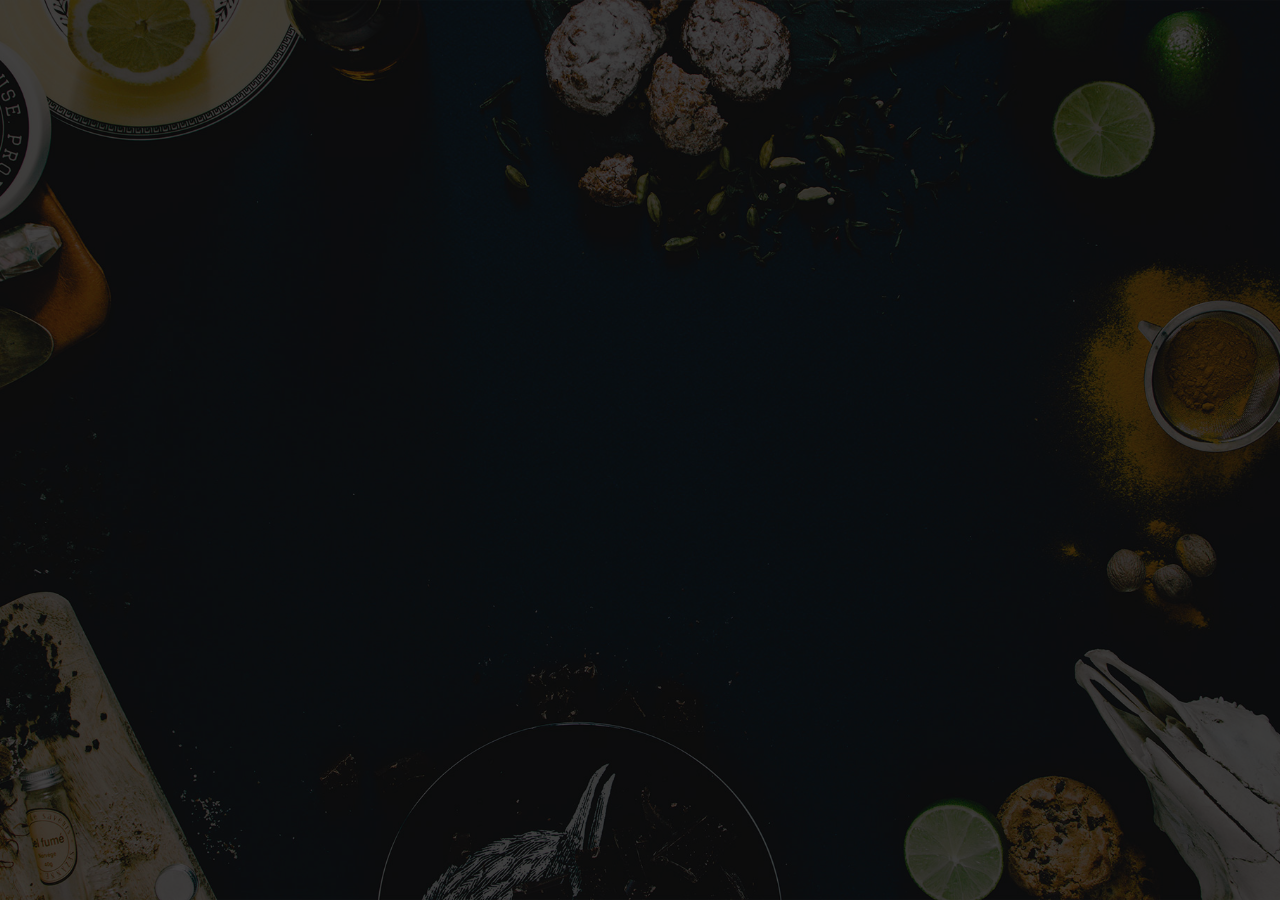
<file: product-detail.html>
<!DOCTYPE html>
<html lang="en">

<head>
    <meta charset="UTF-8">
    <meta name="viewport" content="width=device-width, initial-scale=1.0">
    <meta http-equiv="X-UA-Compatible" content="ie=edge">
    <link rel="icon" href="images/favicon.ico" type="image/x-icon">
    <link href="https://fonts.googleapis.com/css?family=Niramit:300i,400,400i,600,700" rel="stylesheet">
    <link href="https://fonts.googleapis.com/css?family=Raleway:500,500i,700,700i,800,900,900i" rel="stylesheet">
    <link rel="stylesheet" href="https://use.fontawesome.com/releases/v5.5.0/css/all.css" integrity="sha384-B4dIYHKNBt8Bc12p+WXckhzcICo0wtJAoU8YZTY5qE0Id1GSseTk6S+L3BlXeVIU"
        crossorigin="anonymous">
    <title>Piccial - Foodie media</title>
    <link rel="stylesheet" href="css/stylesheet.css">

</head>

<body class="product front-page">
    <div class="opacity-bg"></div>
    <!-- begin section product -->
    <section class="product">
        <div class="product-images">
            <div class="product-images-wrapper">
                <img class="big-image" src="/images/Tonkatsu-Ramen-Tall2.jpg" alt="#">
                <div class="small-images">
                    <div class="small-image-wrapper">
                        <img src="images/Tonkatsu-Ramen-Tall2.jpg" alt="#">
                    </div>
                    <div class="small-image-wrapper">
                        <img src="images/Chicken-Tinga-Tacos-6.jpg" alt="#">
                    </div>
                    <div class="small-image-wrapper">
                        <img src="images/background.jpg" alt="#">
                    </div>
                </div>
            </div>
        </div>
        <div class="product-detail">
            <div class="product-detail-wrapper">
                <div class="product-info">
                    <div class="product-info-wrapper">
                        <img src="images/groupava.jpg" class="author-avatar">
                        <div class="author-name">Piccial team</div>
                        <div class="product-date">November 21 2018</div>
                        <div class="follow-button">follow</div>
                    </div>
                </div>
                <div class="product-item">
                    <div class="product-name">Tonkatsu Ramen</div>
                    <div class="product-content">Lorem ipsum dolor sit amet consectetur adipisicing elit. Quidem non qui modi doloribus necessitatibus voluptas porro. Voluptate.</div>
                    <div class="product-social">
                        <i class="far fa-heart">
                            <span>112</span>
                        </i>
                        <i class="far fa-comment-alt">
                            <span>25</span>
                        </i>
                    </div>
                    <div class="product-comment">
                        <form action="">
                            <input type="text" class="comment" placeholder="Comment...">
                            <div class="comment-submit"><i class="fas fa-paper-plane"></i></div>
                        </form>                    
                    </div>
                </div>
                <div class="user-comments">
                    <div class="comments-wrapper">
                        <div class="a-comment">
                            <div class="user-info-wrapper">
                                <img src="images/ava.jpg" alt="#" class="user-comment-avatar">
                                <div class="user-comment-name">Phat Doan</div>
                            </div>
                            <div class="user-comment-text">Lorem ipsum dolor sit amet consectetur adipisicing elit. Dolore quidem cumque neque suscipit minus aperiam adipisci deleniti, eveniet incidunt obcaecati.</div>
                        </div>
                        <div class="a-comment">
                            <div class="user-info-wrapper">
                                <img src="images/ava.jpg" alt="#" class="user-comment-avatar">
                                <div class="user-comment-name">Phat Doan</div>
                            </div>
                            <div class="user-comment-text">Lorem ipsum dolor sit amet consectetur adipisicing elit.</div>
                        </div>
                        <div class="a-comment">
                            <div class="user-info-wrapper">
                                <img src="images/ava.jpg" alt="#" class="user-comment-avatar">
                                <div class="user-comment-name">Phat Doan</div>
                            </div>
                            <div class="user-comment-text">Lorem ipsum dolor sit amet consectetur adipisicing elit. Dolore quidem cumque neque </div>
                        </div>
                        <div class="a-comment">
                            <div class="user-info-wrapper">
                                <img src="images/ava.jpg" alt="#" class="user-comment-avatar">
                                <div class="user-comment-name">Phat Doan</div>
                            </div>
                            <div class="user-comment-text">Lorem ipsum dolor sit amet consectetur adipisicing elit. Dolore quidem cumque neque </div>
                        </div>
                    </div>
                </div>
            </div>
        </div>
    </section>

    <!-- <script src="scripts/main.js"></script> -->
</body>

</html>
</file>
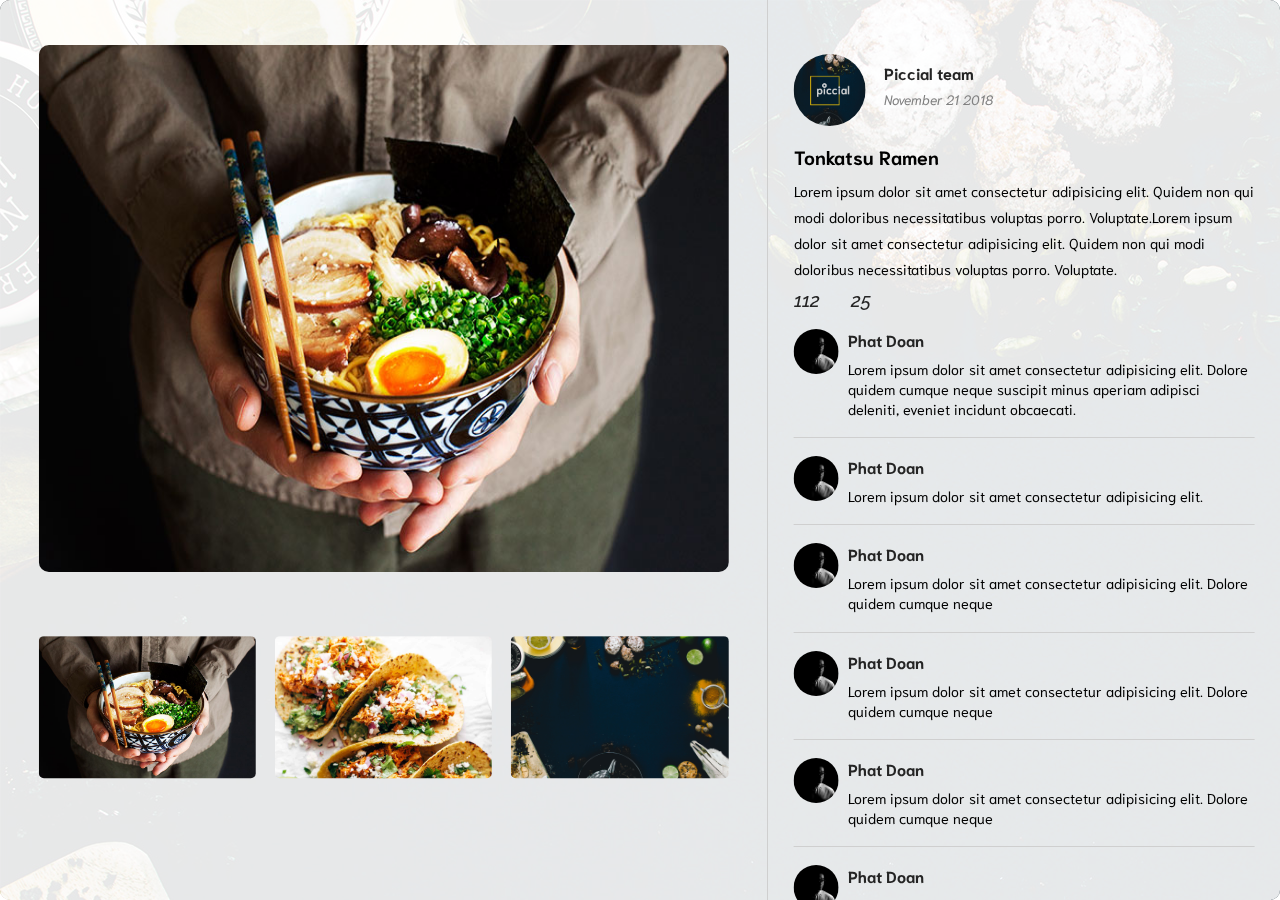
<file: product-guest.html>
<!DOCTYPE html>
<html lang="en">
<head>
    <meta charset="UTF-8">
    <meta name="viewport" content="width=device-width, initial-scale=1.0">
    <meta http-equiv="X-UA-Compatible" content="ie=edge">
    <link href="https://fonts.googleapis.com/css?family=Niramit:300i,400,400i,600,700" rel="stylesheet">
    <link href="https://fonts.googleapis.com/css?family=Raleway:500,500i,700,700i,800,900,900i" rel="stylesheet">
    <link rel="stylesheet" href="https://use.fontawesome.com/releases/v5.5.0/css/all.css" integrity="sha384-B4dIYHKNBt8Bc12p+WXckhzcICo0wtJAoU8YZTY5qE0Id1GSseTk6S+L3BlXeVIU"
        crossorigin="anonymous">
    <link rel="stylesheet" href="css/stylesheet.css">
    <title>Document</title>
</head>
<body>
    <section class="section-product-wrapper">
        <div class="white-bg"></div>
        <div class="product-images">
            <div class="product-images-wrapper">
                <a href="/guest.html" class="fas fa-arrow-left back-button"></a>
                <div class="big-image-wrapper">
                    <img class="big-image" src="/images/Tonkatsu-Ramen-Tall2.jpg" alt="#">
                </div>
                <div class="small-images">
                    <div class="small-image-wrapper">
                        <img src="images/Tonkatsu-Ramen-Tall2.jpg" alt="#">
                    </div>
                    <div class="small-image-wrapper">
                        <img src="images/Chicken-Tinga-Tacos-6.jpg" alt="#">
                    </div>
                    <div class="small-image-wrapper">
                        <img src="images/background.jpg" alt="#">
                    </div>
                </div>
            </div>
        </div>
        <div class="product-detail">
            <div class="product-detail-wrapper">
                <div class="product-info">
                    <div class="product-info-wrapper">
                        <img src="images/groupava.jpg" class="author-avatar">
                        <div class="author-name">Piccial team</div>
                        <div class="product-date">November 21 2018</div>
                    </div>
                </div>
                <div class="product-item">
                    <div class="product-name">Tonkatsu Ramen</div>
                    <div class="product-content">Lorem ipsum dolor sit amet consectetur adipisicing elit. Quidem non
                        qui modi doloribus necessitatibus voluptas porro. Voluptate.Lorem ipsum dolor sit amet consectetur adipisicing elit. Quidem non
                        qui modi doloribus necessitatibus voluptas porro. Voluptate.</div>
                    <div class="product-social">
                        <i class="fas fa-heart">
                            <span>112</span>
                        </i>
                        <i class="fas fa-comment-alt">
                            <span>25</span>
                        </i>
                    </div>
                </div>
                <div class="user-comments">
                    <div class="comments-wrapper">
                        <div class="a-comment">
                            <div class="user-info-wrapper">
                                <img src="images/ava.jpg" alt="#" class="user-comment-avatar">
                                <div class="user-comment-name">Phat Doan</div>
                            </div>
                            <div class="user-comment-text">Lorem ipsum dolor sit amet consectetur adipisicing elit.
                                Dolore quidem cumque neque suscipit minus aperiam adipisci deleniti, eveniet incidunt
                                obcaecati.</div>
                        </div>
                        <div class="a-comment">
                            <div class="user-info-wrapper">
                                <img src="images/ava.jpg" alt="#" class="user-comment-avatar">
                                <div class="user-comment-name">Phat Doan</div>
                            </div>
                            <div class="user-comment-text">Lorem ipsum dolor sit amet consectetur adipisicing elit.</div>
                        </div>
                        <div class="a-comment">
                            <div class="user-info-wrapper">
                                <img src="images/ava.jpg" alt="#" class="user-comment-avatar">
                                <div class="user-comment-name">Phat Doan</div>
                            </div>
                            <div class="user-comment-text">Lorem ipsum dolor sit amet consectetur adipisicing elit.
                                Dolore quidem cumque neque </div>
                        </div>
                        <div class="a-comment">
                            <div class="user-info-wrapper">
                                <img src="images/ava.jpg" alt="#" class="user-comment-avatar">
                                <div class="user-comment-name">Phat Doan</div>
                            </div>
                            <div class="user-comment-text">Lorem ipsum dolor sit amet consectetur adipisicing elit.
                                Dolore quidem cumque neque </div>
                        </div>
                        <div class="a-comment">
                            <div class="user-info-wrapper">
                                <img src="images/ava.jpg" alt="#" class="user-comment-avatar">
                                <div class="user-comment-name">Phat Doan</div>
                            </div>
                            <div class="user-comment-text">Lorem ipsum dolor sit amet consectetur adipisicing elit.
                                Dolore quidem cumque neque </div>
                        </div>
                        <div class="a-comment">
                            <div class="user-info-wrapper">
                                <img src="images/ava.jpg" alt="#" class="user-comment-avatar">
                                <div class="user-comment-name">Phat Doan</div>
                            </div>
                            <div class="user-comment-text">Lorem ipsum dolor sit amet consectetur adipisicing elit.
                                Dolore quidem cumque neque </div>
                        </div>
                    </div>
                </div>
            </div>
        </div>
    </section>
    <script src="scripts/product.js"></script>
</body>
</html>
</file>
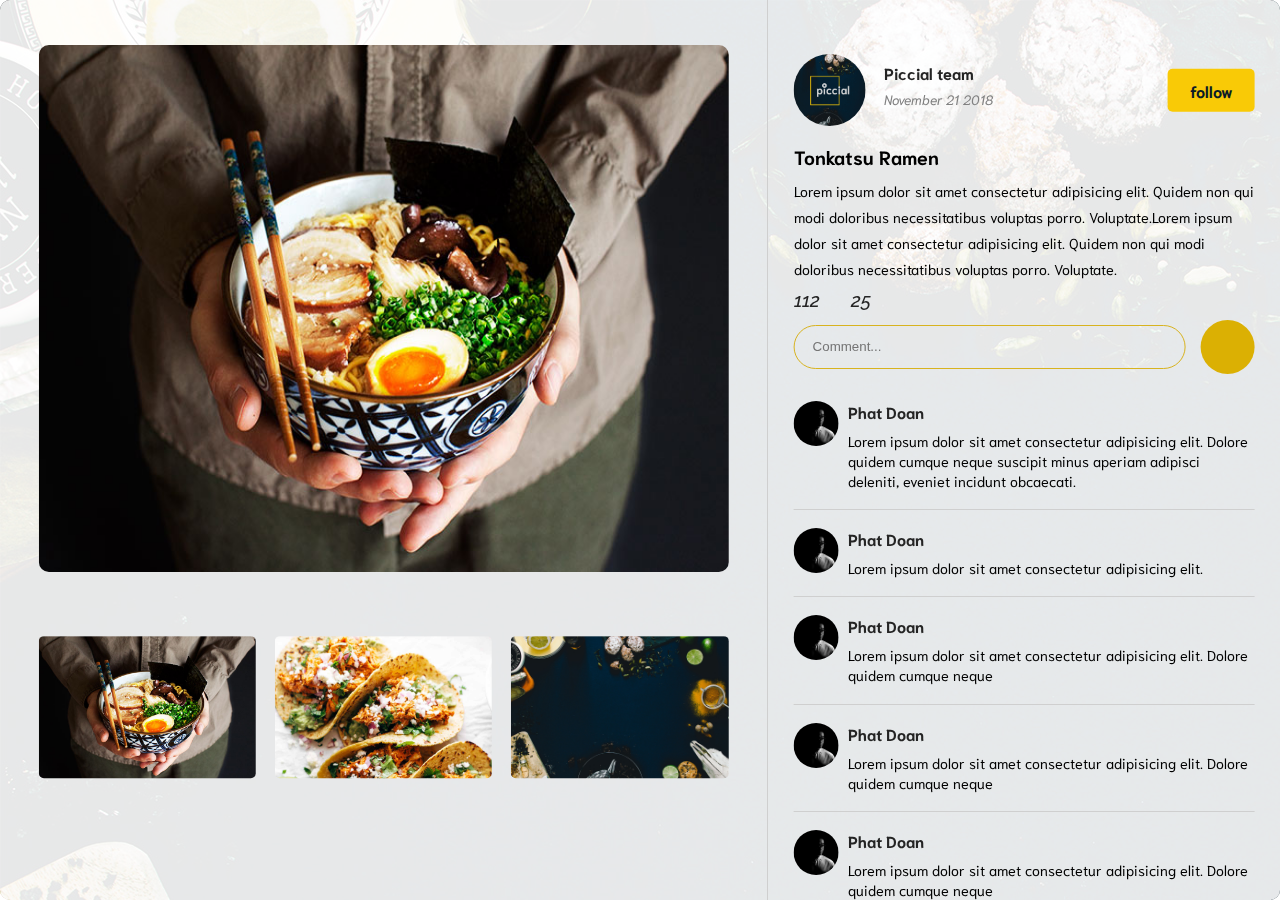
<file: product.html>
<!DOCTYPE html>
<html lang="en">
<head>
    <meta charset="UTF-8">
    <meta name="viewport" content="width=device-width, initial-scale=1.0">
    <meta http-equiv="X-UA-Compatible" content="ie=edge">
    <link href="https://fonts.googleapis.com/css?family=Niramit:300i,400,400i,600,700" rel="stylesheet">
    <link href="https://fonts.googleapis.com/css?family=Raleway:500,500i,700,700i,800,900,900i" rel="stylesheet">
    <link rel="stylesheet" href="https://use.fontawesome.com/releases/v5.5.0/css/all.css" integrity="sha384-B4dIYHKNBt8Bc12p+WXckhzcICo0wtJAoU8YZTY5qE0Id1GSseTk6S+L3BlXeVIU"
        crossorigin="anonymous">
    <link rel="stylesheet" href="css/stylesheet.css">
    <title>Document</title>
</head>
<body>
    <section class="section-product-wrapper">
        <div class="white-bg"></div>
        <div class="product-images">
            <div class="product-images-wrapper">
                <div class="big-image-wrapper">
                    <img class="big-image" src="/images/Tonkatsu-Ramen-Tall2.jpg" alt="#">
                </div>
                <div class="small-images">
                    <div class="small-image-wrapper">
                        <img src="images/Tonkatsu-Ramen-Tall2.jpg" alt="#">
                    </div>
                    <div class="small-image-wrapper">
                        <img src="images/Chicken-Tinga-Tacos-6.jpg" alt="#">
                    </div>
                    <div class="small-image-wrapper">
                        <img src="images/background.jpg" alt="#">
                    </div>
                </div>
            </div>
        </div>
        <div class="product-detail">
            <div class="product-detail-wrapper">
                <div class="product-info">
                    <div class="product-info-wrapper">
                        <img src="images/groupava.jpg" class="author-avatar">
                        <div class="author-name">Piccial team</div>
                        <div class="product-date">November 21 2018</div>
                        <div class="follow-button">follow</div>
                    </div>
                </div>
                <div class="product-item">
                    <div class="product-name">Tonkatsu Ramen</div>
                    <div class="product-content">Lorem ipsum dolor sit amet consectetur adipisicing elit. Quidem non
                        qui modi doloribus necessitatibus voluptas porro. Voluptate.Lorem ipsum dolor sit amet consectetur adipisicing elit. Quidem non
                        qui modi doloribus necessitatibus voluptas porro. Voluptate.</div>
                    <div class="product-social">
                        <i class="fas fa-heart">
                            <span>112</span>
                        </i>
                        <i class="fas fa-comment-alt">
                            <span>25</span>
                        </i>
                    </div>
                    <div class="product-comment">
                        <form action="">
                            <input type="text" class="comment" placeholder="Comment...">
                            <div class="comment-submit"><i class="fas fa-paper-plane"></i></div>
                        </form>
                    </div>
                </div>
                <div class="user-comments">
                    <div class="comments-wrapper">
                        <div class="a-comment">
                            <div class="user-info-wrapper">
                                <img src="images/ava.jpg" alt="#" class="user-comment-avatar">
                                <div class="user-comment-name">Phat Doan</div>
                            </div>
                            <div class="user-comment-text">Lorem ipsum dolor sit amet consectetur adipisicing elit.
                                Dolore quidem cumque neque suscipit minus aperiam adipisci deleniti, eveniet incidunt
                                obcaecati.</div>
                        </div>
                        <div class="a-comment">
                            <div class="user-info-wrapper">
                                <img src="images/ava.jpg" alt="#" class="user-comment-avatar">
                                <div class="user-comment-name">Phat Doan</div>
                            </div>
                            <div class="user-comment-text">Lorem ipsum dolor sit amet consectetur adipisicing elit.</div>
                        </div>
                        <div class="a-comment">
                            <div class="user-info-wrapper">
                                <img src="images/ava.jpg" alt="#" class="user-comment-avatar">
                                <div class="user-comment-name">Phat Doan</div>
                            </div>
                            <div class="user-comment-text">Lorem ipsum dolor sit amet consectetur adipisicing elit.
                                Dolore quidem cumque neque </div>
                        </div>
                        <div class="a-comment">
                            <div class="user-info-wrapper">
                                <img src="images/ava.jpg" alt="#" class="user-comment-avatar">
                                <div class="user-comment-name">Phat Doan</div>
                            </div>
                            <div class="user-comment-text">Lorem ipsum dolor sit amet consectetur adipisicing elit.
                                Dolore quidem cumque neque </div>
                        </div>
                        <div class="a-comment">
                            <div class="user-info-wrapper">
                                <img src="images/ava.jpg" alt="#" class="user-comment-avatar">
                                <div class="user-comment-name">Phat Doan</div>
                            </div>
                            <div class="user-comment-text">Lorem ipsum dolor sit amet consectetur adipisicing elit.
                                Dolore quidem cumque neque </div>
                        </div>
                        <div class="a-comment">
                            <div class="user-info-wrapper">
                                <img src="images/ava.jpg" alt="#" class="user-comment-avatar">
                                <div class="user-comment-name">Phat Doan</div>
                            </div>
                            <div class="user-comment-text">Lorem ipsum dolor sit amet consectetur adipisicing elit.
                                Dolore quidem cumque neque </div>
                        </div>
                    </div>
                </div>
            </div>
        </div>
    </section>
    <script src="scripts/product.js"></script>
</body>
</html>
</file>
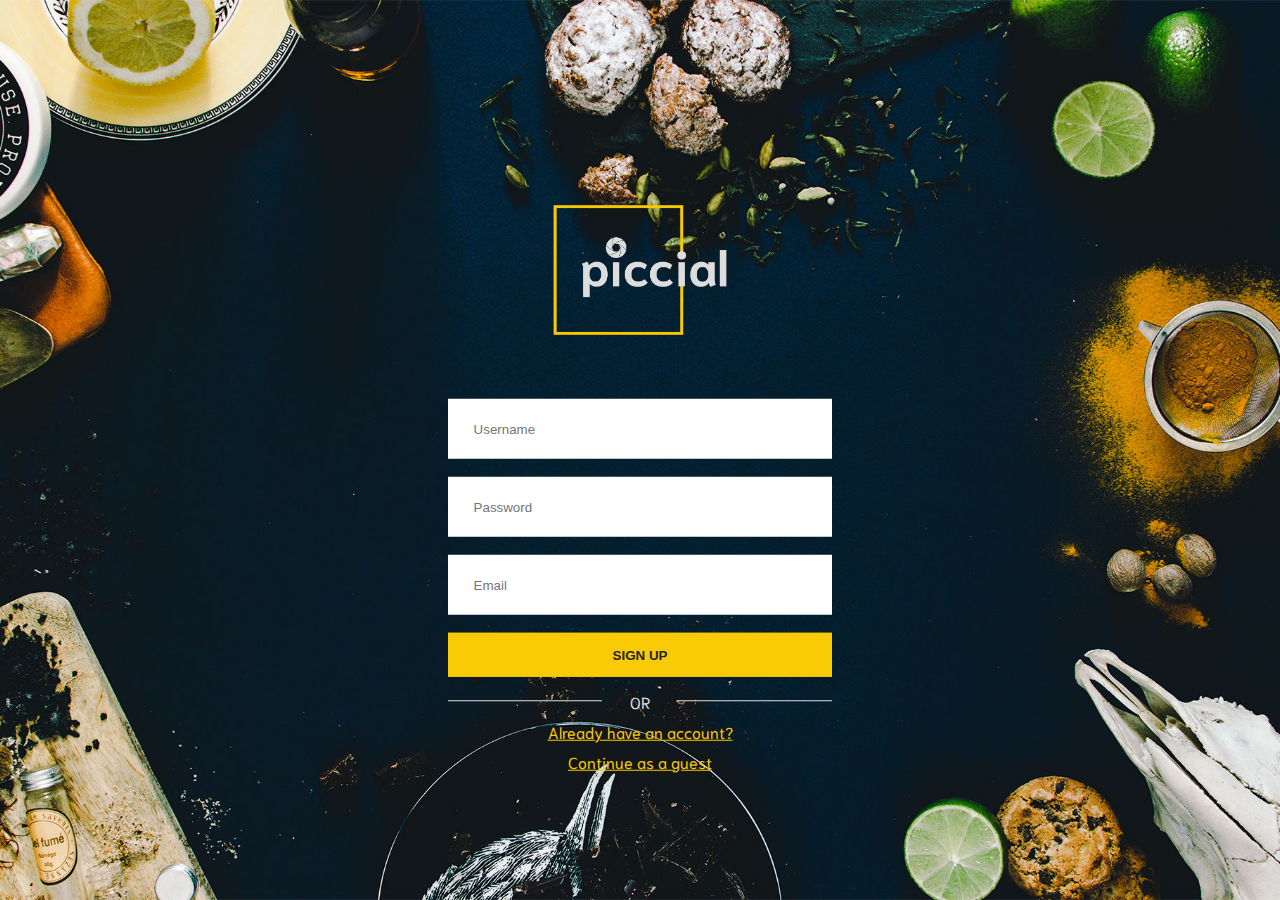
<file: signup.html>
<!DOCTYPE html>
<html lang="en">
<head>
    <meta charset="UTF-8">
    <meta name="viewport" content="width=device-width, initial-scale=1.0">
    <meta http-equiv="X-UA-Compatible" content="ie=edge">
    <link rel="icon" href="images/favicon.ico" type="image/x-icon">
    <link href="https://fonts.googleapis.com/css?family=Niramit:300i,400,400i,600,700" rel="stylesheet">
    <link rel="stylesheet" href="css/stylesheet.css">
    <title>Sign up</title>
</head>
<body class="front-page">
    <div class="logo-section">
            <img src="images/logo.png" class="logo logo-sign-up" alt="logo">
    </div>
    <form action="http://10.114.32.13/node/users/" method="post" enctype="multipart/form-data" class="sign-up user-form">
        <input id="username" class="input" autocomplete="off" required type="text" placeholder="Username" name="username" pattern="[a-zA-Z0-9](_(?!(\.|_))|\.(?!(_|\.))|[a-zA-Z0-9]){6,18}[a-zA-Z0-9]" />
        <input id="password" class="input" autocomplete="off" required type="password" placeholder="Password" value="" name="password" pattern="(?=.*\d)(?=.*[a-z])(?=.*[A-Z])[0-9a-zA-Z]{8,}" />
        <input id="email" class="input" autocomplete="off" required type="email" placeholder="Email" name="email"/>
        <input type="submit" class="form-button" value="sign up">
        <div class="or-text">OR</div>
        <a class="sign-up" href="/index.html">Already have an account?</a>
        <a class="guest-login" href="/guest.html">Continue as a guest</a>
    </form>
    <script src="scripts/signup.js"></script>
</body>
</html>
</file>
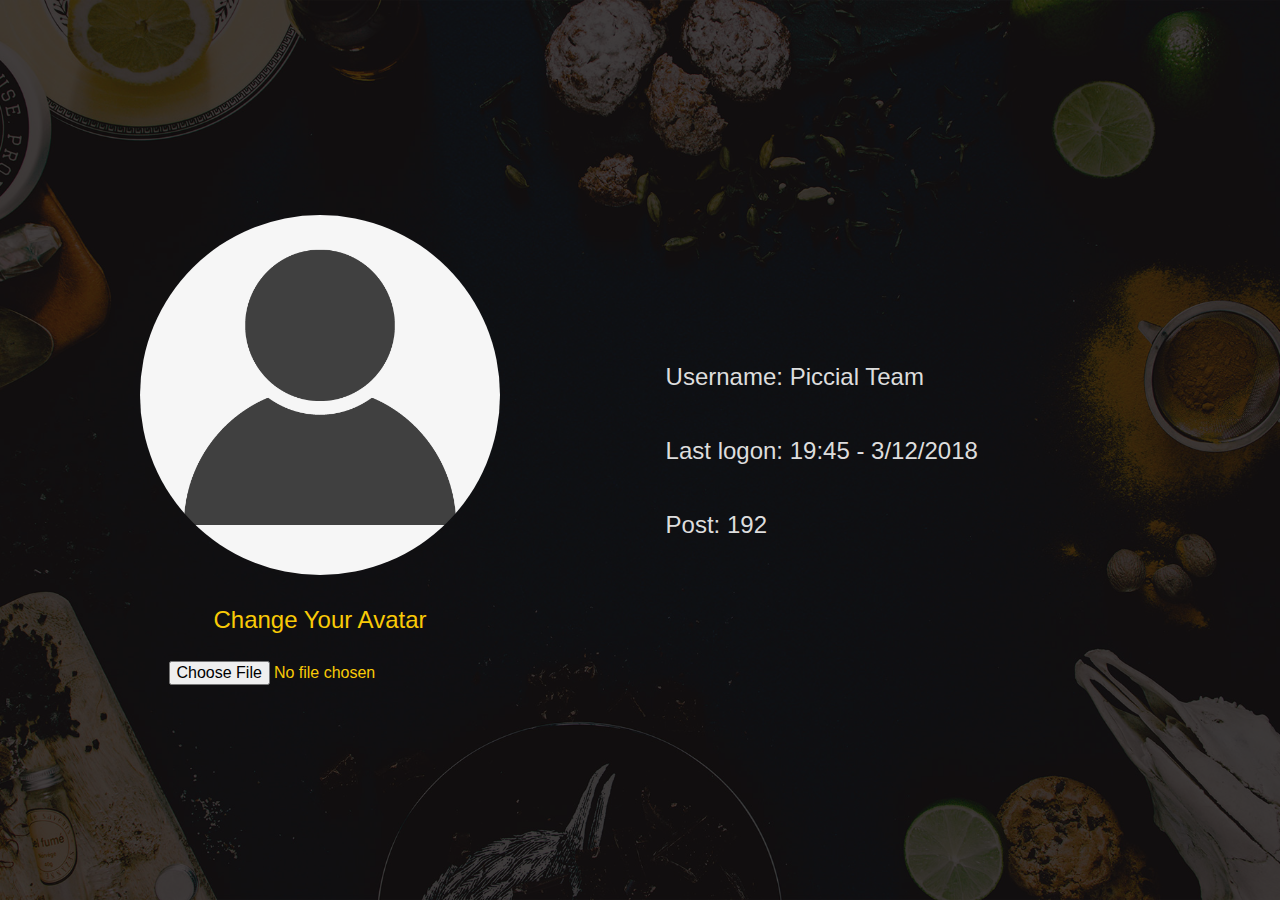
<file: user-page.html>
<!DOCTYPE html>
<html lang="en">
<head>
    <meta charset="UTF-8">
    <meta name="viewport" content="width=device-width, initial-scale=1.0">
    <meta http-equiv="X-UA-Compatible" content="ie=edge">
    <link rel="stylesheet" href="https://use.fontawesome.com/releases/v5.5.0/css/all.css" integrity="sha384-B4dIYHKNBt8Bc12p+WXckhzcICo0wtJAoU8YZTY5qE0Id1GSseTk6S+L3BlXeVIU"
        crossorigin="anonymous">
    <link rel="stylesheet" href="css/stylesheet.css">
    <title>Document</title>
</head>
<body class="front-page">
    <div class="user-page-dark-bg"></div>
    <div class="user-avatar-wrapper">
        <div class="img-wrapper">
            <div class="img-wrapper-container">
                <img src="images/user.png" alt="" class="user-page-avatar">
                <div class="change-ava-text">Change your avatar</div>
                <form action="">
                    <input type="file" class="user-choose-avatar" accept="image/*" onchange="preview_images(this)" name="user-avatar">
                </form>
            </div>
        </div>
        <div class="user-info-wrapper">
            <div class="user-info-container">
                <div class="user-info-username">
                    <i class="fas fa-user"></i>
                    <div class="username-text">Username: Piccial Team</div>
                </div>
                <div class="user-info-logonTime">
                    <i class="far fa-clock"></i>
                    <div class="user-logonTime-text">Last logon: 19:45 -  3/12/2018</div>
                </div>
                <div class="user-info-n-post">
                    <i class="fas fa-vote-yea"></i>
                    <div class="user-n-post-text">Post: 192</div>
                </div>
            </div>  
        </div> 
    </div>  
    <script src="scripts/user-page.js"></script>
</body>
</html>
</file>
<file: css/stylesheet.css>
* {
    margin: 0;
    padding: 0;
}
html, body {
    height: 100%;
    font-family: 'Niramit', sans-serif;
    position: relative;
}
body {
    width: 100%;
    min-height: 100%;
}
::-webkit-scrollbar {
    width: 8px;
}
::-webkit-scrollbar-track {
    background: #f1f1f1; 
}
::-webkit-scrollbar-thumb {
    background: #f9ca06;
    border-radius: 5px; 
}
::-webkit-scrollbar-thumb:hover {
    background: #bb9600; 
}
body.front-page {
    display: grid;
    background: url('../images/background.jpg');
    background-position: center;
    background-size: cover;
    overflow: hidden;
}
.logo-section, .login-section {
    width: 100%;
    height: 100%;   
    position: relative;
}
.logo {
    width: 13em;
    position: absolute;
    bottom: 10%;
    left: 50%;
    transform: translateX(-50%) scale(0.6);
    animation: slide-down .7s forwards;
}
form.user-form {
    position: absolute;
    top: 10%;
    left: 50%;
    transform: translate(-50%, -50%);
    visibility: visible;
    z-index: 1;
    width: 65%;
    animation: slide-up-form .7s forwards;
}
form.user-form input {
    padding: 2.5vh 0;
    border: none;
    margin-bottom: 2vh;
    width: 100%;
    box-sizing: border-box;
    padding-left: 5vw;
}
form.user-form input.form-button {
    margin: auto;
    width: 100%;
    background: #f9ca06;
    padding: 1.5vh 0;
    color: #242424;
    border: 1px solid #f9ca06;
    text-transform: uppercase;
    font-weight: bold;
    margin-bottom: 1.5vh;
    cursor: pointer;
    transition: 0.4s;
}
form.user-form button:hover {
    border: 1px solid #d8b31f;
    background: #d8b31f;
}
form.user-form .or-text {
    color: #dddddd;
    width: 100%;
    text-align: center;
    position: relative;
}
.or-text::before, .or-text::after {
    content: "";
    width: 40%;
    right: 0;
    top: 50%;
    transform: translateY(-50%);
    height: 1px;
    position: absolute;
    background: #dddddd;
}
.or-text::after {
    left: 0;
}
form.user-form a {
    display: block;
    color: #f9ca06;
    text-align: center;
    margin-top: 1vh;
}
form.user-form a:hover {
    color: #c5a72d;
}
.slide-down-button {
    animation: slide-down-button 1s forwards;
}
.logo-zoom-out {
    animation: zoom-out 1s forwards;
}

/******************CSS FOR SIGN UP PAGE***************/
form.sign-up {
    top: 60%;
    visibility: visible;
    animation: slide-left 1s forwards;
}
.logo.logo-sign-up {
    bottom: 65%;
    animation: none;
    transform: translateX(-50%) scale(0.6);
    animation: slide-right 1s forwards;
}
/*****************CSS FOR MAIN PAGE*******************/

/*****css for menu bar*****/
body#main {
    background: #eeeeee;
}
section.menu-bar {
    width: 100%;
    height: 10vh;
    display: grid;
    grid-template-columns: 1fr 2fr 0.5fr;
    position: fixed;
    z-index: 4;
}
.menu-logo {
    display: block;
    height: 7vh;
    padding: 2vh 0 1vh 0;
    justify-self: center;
    cursor: pointer;
    transition: 0.4s;
}
.search-box {
    position: relative;
    height: 10vh;
}
.search-box-wrapper {
    position: absolute;
    width: 85%;
    height: 100%;
    right: 0;
    margin-right: 1vw;
}
.search-button i {
    display: inline-block;
    color: #f9ca06;
    font-size: 1.1rem;
    cursor: pointer;
    position: absolute;
    transition: 0.2s;
    top: 50%;
    right: 0;
    transform: translateY(-50%);
}
.search-click {
    z-index: 2;
}
.search-trigger {
    z-index: 1;
}
.search-box input {
    width: 50%;
    height: 5vh;
    outline: none;
    border: 1.5px solid #f9ca06;
    position: absolute;
    background: none;
    border-radius: 30px;
    transform: translateY(-50%);
    top: 50%;
    right: 0;
    font-size: 0.75rem;
    background: rgba(17, 13, 13, 0.801);
    box-sizing: border-box;
    padding: 0 4vw;
    color: #dddddd;
    transition: 0.4s;
    opacity: 0;
    visibility: hidden;
}
.close-button {
    color: #f9ca06;
    position: absolute;
    top: 50%;
    right: 0;
    transform: translateY(-50%);
    transition: 0.4s;
    opacity: 0;
    visibility: hidden;
}
.expand {
    animation: expand .5s both;
}
.shrink {
    animation: shrink .5s forwards;
}
.magnify-animation {
    animation: magnify-animation .5s forwards;
}
.close-button-animation {
    animation: close-button .5s forwards;
}
.menu-options {
    justify-self: center;
    height: 100%;
}
.menu-options .m-user-avatar {
    width: 4vh;
    height: 4vh;
    border-radius: 50%;
    display: inline-block;
    margin-top: 3vh;
}
.menu-options .user-name {
    color: #dddddd;
    margin-left: 1vw;
    display: none;
    font-weight: bold;
}
.menu-options a {
    text-decoration: none;
    color: #f9ca06;
    text-transform: capitalize;
    margin-top: 6vh;
    display: inline-block;
}
.menu-options a:hover {
    color: #dbb003;
}
.menu-options a:first-child {
    margin-right: 1vw;
}

.options-wrapper {
    position: fixed;
    top: 12%;
    right: 4%;
    width: 15vh;
    height: 12vh;
    color: #0A1A27;
    font-size: 0.9rem;
    background: #f9ca06;
    z-index: 4;
    border-radius: 2px;
    opacity: 0;
    visibility: hidden;
    transform-origin: 0 0;
}
.options-wrapper a {
    display: inline-block;
    box-sizing: border-box;
    height: 6vh;
    width: 100%;
    line-height: 5vh;   
    padding-left: 2vh;
    cursor: pointer;
    font-weight: bold;
    text-decoration: none;
    color: #0A1A27;
}
.options-wrapper.admin {
    width: 23vh!important;
    height: 18vh;
}
.options-wrapper a {
    border-bottom: 1px solid rgba(10, 26, 39, 0.233);
}
.drop-down-menu-animation {
    animation: drop-down-menu-animation .3s forwards;
}
.menu-bar.scroll {
    background: #242424;
    height: 10vh;
}
.menu-bar.scroll .menu-logo {
    height: 6vh;
    margin: 2vh 0;
    padding-top: 0;
}
.menu-bar.scroll .menu-options i {
    line-height: 10vh;
    font-size: 1.2rem;
}
.menu-bar.scroll .search-box input {
    background: none;
    border: 1.5px solid #f9ca06;
}
.menu-bar-animation {
    animation: menu-slide-down .2s forwards;
}
.fa-cog.drop-down-button {
    display: inline-block;
    color: #f9ca06;
    line-height: 10vh;
}
/***************CSS FOR ADD ITEM BUTTON************/
.add-item-button {
    position: fixed;
    z-index: 9999;
    bottom: 3%;
    right: 3%;
    width: 7vh;
    height: 7vh;
    border-radius: 50%;
    background: #f9ca06;
    text-align: center;
    line-height: 7vh;
    color: #0A1A27;
    cursor: pointer;
    transition: 0.4s;
}
.add-item-button:hover {
    transform: scale(1.2);
}

/*****css for header-carousel (fotd)******/
.circle {
    width: 15px;
    height: 15px;
    border: 2px solid #dddddd;
    border-radius: 50%;
    margin: auto;
}
.carousel-indicators {
    position: absolute;
    top: 50%;
    right: 5%;
    transform: translateY(-50%);
    text-align: center;
}
.carousel-indicators li {
    list-style-type: none;
    text-indent: -9999px;
    margin: auto;
    width: 10px;
    height: 10px;
    border-radius: 50%;
    background: #dddddd;
    margin-top: 2vh;
    cursor: pointer;
    transition: 0.4s;
}
.carousel-indicators li:hover {
    background: #dbb003;
    transform: scale(1.2);
}
.carousel-indicators li.active {
    border-radius: 0;
    height: 70px;
    width: 2px;
}
.carousel-indicators li.active:hover {
    background: #dddddd;
    transform: scale(1);
}
.carousel-indicators .fa-angle-down {
    display: block;
    margin-top: 2vh;
    font-size: 1.5rem;
    cursor: pointer;
    transition: 0.4s;
    color: #dddddd;
}
.carousel-indicators .fa-angle-down:hover {
    color: #dbb003;
    transform: scale(1.2);
}
.opacity-bg {
    position: absolute;
    width: 100%;
    height: 100%;
    background: rgba(10, 9, 9, 0.774);
}
.header-carousel {
    position: relative;
    z-index: 1;
    width: 100%;
    height: 100%;
    font-family: 'Raleway', sans-serif;
    background-image: url('../images/background.jpg');
    background-repeat: no-repeat;
    background-size: cover;
    background-position: center;
}
.carousel-slides {
    width: 100%;
    height: 100%;
    position: relative;
}
.carousel-item, .carousel-wrapper {
    width: 100%;
    height: 100%;
}
.carousel-wrapper {
    display: block;
}
.carousel-item {
    width: 90%;
    height: 100%;
    opacity: 0;
    visibility: hidden;
    transition: 0.4s;
    position: absolute;
    top: 50%;
    left: 50%;
    transform: translate(-50%, -50%);
}
.carousel-image {
    position: absolute;
    width: 100%;
    height: 30%;
    top: 12vh;
}
.carousel-image.item-1 {
    background: url('../images/Tonkatsu-Ramen-Tall2.jpg');
    background-position: center;
    background-size: cover;
}
.carousel-image.item-2 {
    background: url('../images/Chicken-Tinga-Tacos-6.jpg');
    background-position: center;
    background-size: cover;
}
.carousel-image.item-3 {
    background: url('../images/IMG_0745-740x1110.jpg');
    background-position: center;
    background-size: cover;
}
.carousel-content {
    position: relative;
    top: 45%;
}
.carousel-content-wrapper {
    /* transform: translateY(-50%); */
    overflow: hidden;
}
.carousel-title {
    font-size: 2rem;
    font-weight: 800;
    text-transform: uppercase;
    color: #dddddd;
}
.carousel-subtitle {
    font-size: 1.5rem;
    font-style: italic;
    margin-top: 1.5vh;
    text-transform: capitalize;
    color: #dbb003;
}
.carousel-button {
    padding: 1.5vh 3vw;
    background: #dbb003;
    display: inline-block;
    color: #0A1A27;
    text-transform: uppercase;
    border-radius: 2px;
    margin-top: 5vh;
    cursor: pointer;
    transition: 0.4s;
    font-weight: 900;
    text-decoration: none;
}
.social {
    margin-top: 2.5vh;
    font-size: 1.1rem;
    color: #dddddd;
}
.social i:last-child {
    margin-left: 20px;
}
.social span {
    font-family: 'Raleway', sans-serif;
    margin-left: 10px;
}
.carousel-info {
    margin-top: 4vh;
    width: 100%;
    line-height: 1.8;
    color: #dddddd;
}
.fa-heart.carousel {
    display: inline;
}
.carousel-item.active {
    animation: blur .7s forwards;
}
.carousel-item.active .carousel-subtitle, 
.carousel-item.active .carousel-title, .carousel-item.active .social {
    animation: slide-right-1 1s forwards;
}
.carousel-item.active .carousel-button {
    animation: slide-up-button 1s forwards;
}

/*****************CSS FOR CARD ITEM********************/

section.list-items {
    margin: 10vh 0;
    width: 90%;
    position: absolute;
    left: 50%;
    transform: translateX(-50%);
    display: grid;
    grid-template-columns: 1fr;
    grid-gap: 1.5vw;
    grid-row-gap: 2vh;
}
.card-item {
    position: relative;
    width: 100%;
    min-height: 35vh;
    overflow: hidden;
    border-radius: 5px;
}
.card-image {
    position: absolute;
    z-index: 1;
    width: 100%;
}
.card-gradient-bg {
    width: 100%;
    height: 100%;
    background: rgba(0,0,0,0);
    background: -moz-linear-gradient(top, rgba(0,0,0,0) 47%, rgba(0,0,0,1) 100%);
    background: -webkit-linear-gradient(top, rgba(0,0,0,0) 47%, rgba(0,0,0,1) 100%);
    background: -o-linear-gradient(top, rgba(0,0,0,0) 47%, rgba(0,0,0,1) 100%);
    background: -ms-linear-gradient(top, rgba(0,0,0,0) 47%, rgba(0,0,0,1) 100%);
    background: linear-gradient(to bottom, rgba(0,0,0,0) 47%, rgba(0,0,0,1) 100%);
    filter: progid:DXImageTransform.Microsoft.gradient( startColorstr='#000000', endColorstr='#000000', GradientType=0 );
    position: absolute;
    bottom: 0;
    z-index: 2;
    transition: 0.4s;
    opacity: 0;
    visibility: hidden;
}
.card-title {
    position: absolute;
    bottom: 5%;
    width: 55%;
    display: block;
    left: 5%;
    z-index: 3;
    color: #eeeeee;
    text-transform: capitalize;
    text-overflow: ellipsis;
    white-space: nowrap;
    overflow: hidden;
    text-decoration: none;
    font-weight: bold;
    transition: 0.4s;
    opacity: 0;
    visibility: hidden;
    cursor: pointer;
}
.card-title:hover {
    text-decoration: underline;
}
.card-title a {
    color: #dddddd;
    text-decoration: none;
    display: block;
}
.card-author {
    font-weight: normal;
    font-style: italic;
}
.card-social-icons {
    position: absolute;
    bottom: 5%;
    right: 5%;
    z-index: 3;
    color: #eeeeee;
    font-size: 1rem;
    transition: 0.4s;
    opacity: 0;
    visibility: hidden;
}
.card-social-icons span {
    font-family: 'Raleway', sans-serif;
    margin-left: 10px;
}
.card-social-icons i {
    margin-left: 20px;
}
.card-item:hover .card-social-icons,
.card-item:hover .card-title,
.card-item:hover .card-gradient-bg {
    opacity: 1;
    visibility: visible;
}

/*****************CSS FOR PRODUCT-DETAIL PAGE**********/
section.product {
    width: 70%;
    height: 85%;
    position: fixed;
    top: 50%;
    left: 50%;
    transform: translate(-50%, -50%);
    background: #eeeeee;
    overflow: hidden;
    display: grid;
    grid-template-columns: 1.5fr 1fr;
    border-radius: 10px;
    z-index: 6;
    opacity: 0;
    visibility: hidden;
}
.section-product-wrapper {
    width: 100%;
    height: 100%;
    position: fixed;
    top: 50%;
    left: 50%;
    transform: translate(-50%, -50%);
    background: url(../images/background.jpg);
    overflow: hidden;
    display: grid;
    grid-template-columns: 1.5fr 1fr;
    border-radius: 10px;
    z-index: 6;
}
.white-bg {
    position: absolute;
    top: 0;
    left: 0;
    width: 100%;
    height: 100%;
    background: #fff;
    opacity: .9;
}
.dark-bg {
    position: fixed;
    width: 100%;
    height: 100%;
    top: 0;
    left: 0;
    z-index: 5;
    opacity: 0;
    visibility: hidden;
    background: rgba(10, 9, 9, 0.774);
}
.product-close-button {
    position: fixed;
    top: 10%;
    right: 10%;
    font-size: 2rem;
    color: #f9ca06;
    z-index: 6;
    cursor: pointer;
    opacity: 0;
    visibility: hidden;
}
.product-images {
    padding: 1vw;
    position: relative;
    border-right: 1px solid rgb(207, 207, 207);
}
.product-images-wrapper, .product-detail-wrapper {
    width: 90%;
    height: 90%;
    position: absolute;
    top: 50%;
    left: 50%;
    transform: translate(-50%, -50%);
}
.back-button {
    color: #242424;
    font-size: 2rem;
    margin-bottom: 1vh;
    cursor: pointer;
    text-decoration: none;
}
.top .back-button {
    color: #f9ca06;
    position: absolute;
    top: 10%;
    left: 5%;
}
.back-button:hover {
    color: #947600;
}
.big-image-wrapper {
    width: 100%;
    height: 65%;
    overflow: hidden;
}
img.big-image {
    width: 100%;
    min-height: 100%;
    border-radius: 10px;
}
.small-images {
    margin-top: 5%;
    width: 100%;
    height: 25%;
    display: grid;
    grid-template-columns: repeat(3, 1fr);
    grid-gap: 1.5vw;
}
.small-image-wrapper {
    width: 100%;
    height: 70%;
    border-radius: 5px;
    position: relative;
    overflow: hidden;
    top: 50%;
    transform: translateY(-50%);
}
.small-images img {
    width: 100%;
    cursor: pointer;
    transition: 0.2s;
}
.small-images img:hover {
    transform: scale(1.1);
}
.product-detail {
    padding: 1vw;
    position: relative;
    overflow-y: scroll;
}
.product-detail-wrapper {
    display: block;
}
.product-info-wrapper {
    position: relative;
    height: 10vh;
    color: #242424;
}
.author-avatar {
    width: 8vh;
    height: 8vh;
    border-radius: 50%;
    position: absolute;
    top: 50%;
    transform: translateY(-50%);
}
.author-name {
    position: absolute;
    top: 30%;
    left: 10vh;
    transform: translateY(-50%);
    font-weight: bold;
    width: 50%;
}
.product-date {
    position: absolute;
    top: 50%;
    left: 10vh;
    transform: translateY(-50%);
    width: 50%;
}
.follow-button, .delete-post-button {
    padding: 1.2vh 1.7vw;
    position: absolute;
    top: 50%;
    right: 0;
    transform: translateY(-50%);
    background: #f9ca06;
    border-radius: 5px;
    color: #0A1A27;
    text-transform: capitalize;
    font-weight: bold;
    cursor: pointer;
    transition: 0.4s;
}
.delete-post-button {
    background: rgb(211, 57, 57);
    color: #dddddd;
}
.delete-post-button:hover {
    background: rgb(173, 42, 42);
}
.follow-button:hover, .p-submit-button:hover {
    background: #dbb003;
}
.product-name {
    font-size: 1.2rem;
    font-weight: bold;
    margin-top: 1vh;
}
.product-content {
    font-size: 0.9rem;
    line-height: 1.8;
    margin-top: 1vh;
}
.product-social i {
    font-size: 1.4rem;
    margin: 2.5vh 2vw 2vh 0;
    color: #242424;
}
.product-social i:first-child {
    margin-left: 0;
    cursor: pointer;
    transition: 0.2s;
}
.product-social i:first-child:hover {
    color: #947600;
}
.vote-button-clicked {
    color: #947600!important;
}
.vote-clicked-animation {
    animation: vote-clicked-animation .4s forwards;
}
.product-social span {
    font-family: 'Raleway', sans-serif;
    font-size: 1.2rem;
    font-weight: 500;
}
.product-date {
    color: gray;
    font-size: 0.85rem;
    font-style: italic;
    margin-top: 1vh;
}
.product-comment {
    position: relative;
    height: 8vh;
}
.product-comment input.comment {
    padding: 1.5vh;
    position: absolute;
    width: 85%;
    top: 50%;
    left: 0;
    transform: translateY(-50%);
    border-radius: 30px;
    outline: none;
    border: 1px solid #d8b31f;
    background: none;
    box-sizing: border-box;
    padding-left: 2vh;
}
.product-comment .comment-submit {
    background: #dbb003;
    display: inline-block;
    position: absolute;
    top: 50%;
    right: 0;
    transform: translateY(-50%);
    width: 6vh;
    height: 6vh;
    text-align: center;
    line-height: 6vh;
    border-radius: 50%;
    color: #fff;
    cursor: pointer;
}
.comment-submit a {
    color: #fff;
    text-decoration: none;
}
.comments-wrapper {
    width: 100%;
    height: auto;
}
.a-comment {
    width: 100%;
    min-height: auto;
    padding: 2vh 0;
    border-bottom: 1px solid rgb(207, 207, 207);
}
.a-comment-wrapper {
    position: relative;
}
.user-info-wrapper {
    height: 5vh;
}
img.user-comment-avatar {
    width: 5vh;
    height: 5vh;
    border-radius: 50%;
    float: left;
}
.user-comment-name {
    font-size: 1rem;
    font-weight: bold;
    margin-left: 6vh;
    color: #242424;
}
.user-comment-text {
    font-size: 0.9rem;
    line-height: 1.4;
    display: block;
    padding-left: 6vh;
    margin-top: 1vh;
}
.comment-delete-button {
    color: rgb(173, 42, 42)!important;
    cursor: pointer;
    float: right;
    font-size: 1.2rem;
    text-decoration: none;
}
.product-scale {
    animation: product-scale .4s forwards;
}
.blur {
    animation: blur .5s forwards;
}

/*****************CSS FOR ADD-ITEM*********************/
section.upload-post.product {
    opacity: 1;
    font-family: 'Raleway', sans-serif;
    display: block;
}
form.upload-post-form {
    width: 100%;
    height: 100%;
    display: grid;
    grid-template-columns: 1.5fr 1fr;
}
.upload-images {
    position: relative;
    border-right: 1px solid rgb(207, 207, 207);
}
.choose-img {
    outline: none;
}
.images-container {
    width: 90%;
    height: 80%;
    top: 5%;
    left: 50%;
    transform: translateX(-50%);
    position: absolute;
    border: 1.5px solid #f9ca06;
    border-radius: 10px;
}
.img-prev-wrapper {
    width: 60vh;
    height: 60vh;
    position: absolute;
    top: 50%;
    left: 50%;
    transform: translate(-50%, -50%);
}
.images-preview {
    width: 100%;
    height: 100%;
    display: grid;
    grid-template-columns: repeat(2, 1fr);
    grid-template-rows: repeat(2, 1fr);
    grid-gap: 1.5vh;
}
.img-div {
    overflow: hidden;
}
.img-div img {
    width: 100%;
}
.upload-images input {
    position: absolute;
    height: 5%;
    width: 90%;
    bottom: 5%;
    left: 50%;
    transform: translateX(-50%);
}
.post-caption-container {
    width: 90%;
    height: 60%;
    position: relative;
    top: 50%;
    left: 50%;
    transform: translate(-50%, -50%);
}
.p-food-name {
    width: 100%;
    padding: 1vh 0;
    border: none;
    border-bottom: 1.4px solid #f9ca06;
    font-size: 1.2rem;
    border-radius: 5px;
    color: #c5a72d;
    outline: none;
    background: none;
}
.p-food-caption {
    width: 100%;
    margin-top: 5vh;
    border: 1.2px solid #f9ca06;
    border-radius: 10px;
    box-sizing: border-box;
    padding: 1.5vh;
    color: #947600;
    font-size: 0.9rem;
    background: none;
    outline: none;
    font-family: 'Raleway', sans-serif;
}
.p-submit-button {
    padding: 1.2vh 1.5vw;
    display: inline-block;
    background: #f9ca06;
    border-radius: 5px;
    color: #0A1A27;
    text-transform: capitalize;
    font-weight: bold;
    font-size: 1rem;
    cursor: pointer;
    margin-top: 2vh;
    border: none;
}
.scale-bottom-right {
    animation: scale-bottom-right .4s forwards;
}

/*****************CSS FOR ADMINISTRATOR PAGE***********/
body.admin-page {
    background: #242424;
}

table{
    width: 100%;
    table-layout: fixed;
}
.top {
    position: relative;
    top: 0;
    width: 100%;
    height: 30%;
}
.admin-page h1 {
    color: #f9ca06;
    text-transform: uppercase;
    display: block;
    width: 100%;
    height: 20vh;
    line-height: 20vh;
    text-align: center;
}
.admin-search-bar {
    position: absolute;
    top: 60%;
    left: 50%;
    transform: translate(-50%, -50%);
}
.admin-search-button {
    color: #f9ca06;
    margin-left: .6vw;
    cursor: pointer;
    transition: 0.3s;
}
.admin-search-button:hover {
    font-size: 1.2rem;
}
.admin-search-bar input {
    background: none;
    border: 1.3px solid #f9ca06;
    width: 20vw;
    height: 5vh;
    border-radius: 20px;
    font-size: 0.85rem;
    box-sizing: border-box;
    padding-left: 1vw;
    color: #dddddd;
    outline: none;
}
.tbl-header{
    background-color: #f9ca06;
}
.tbl-content{
    height:auto;
    overflow-x:auto;
    margin-top: 0px;
    border: 1px solid #f9ca06;
}
th{
    padding: 2vh 1vw;
    text-align: center;
    font-weight: 500;
    font-size: 0.85rem;
    color: #0A1A27;
    text-transform: uppercase;
    font-weight: bold;
}
td{
    padding: 15px;
    text-align: center;
    vertical-align:middle;
    font-weight: 300;
    font-size: 0.8rem;
    color: #fff;
    border-bottom: solid 1px #f9ca06;
}
.delete-badge  {
    padding: 1vh 1vw;
    background: none;
    border: 2px solid rgb(226, 70, 70);
    color: #dddddd;
    border-radius: 5px;
    cursor: pointer;
    transition: 0.2s;
    outline: none;
}
.update-badge {
    border: 2px solid rgb(2, 145, 2);
}
.update-badge:hover {
    background: rgb(2, 145, 2)!important;
    color: #dddddd;
}
.delete-badge:hover {
    background: rgb(226, 70, 70);
    color: #dddddd
}
select.permission {
    background: none;
    border: 1.5px solid #f9ca06;
    outline: none;
    width: 10vh;
    height: 4vh;
    font-size: .8rem;
    color: #dddddd;
}

/*****************CSS FOR USER PAGE********************/
.back-button-user-page {
    color: #f9ca06;
    margin-top: 5%;
    margin-left: 5%;
}
.user-page-dark-bg {
    width: 100%;
    height: 100%;
    position: absolute;
    top: 0;
    left: 0;
    z-index: 4;
    background: rgba(17, 13, 13, 0.801);
}
.user-avatar-wrapper {
    width: 100%;
    height: 100%;
    display: grid;
    grid-template-columns: 1fr 1fr;
    position: absolute;
    z-index: 5;
}
.img-wrapper {
    position: relative;
}
.img-wrapper-container {
    position: absolute;
    top: 50%;
    left: 50%;
    transform: translate(-50%, -50%);
    text-align: center;
    color: #f9ca06;
}
.img-wrapper img {
    width: 40vh;
    height: 40vh;
    border-radius: 50%;
}
.change-ava-text {
    font-size: 1.5rem;
    text-transform: capitalize;
    margin: 3vh 0;
}
.img-wrapper form {
    text-align: center;
    display: inline-block;
}
.img-wrapper form input {
    font-size: 1rem;
}
.user-info-wrapper {
    position: relative;
    color: #dddddd;
    width: 100%;
    height: 100%;
}
.user-info-container {
    position: absolute;
    top: 50%;
    transform: translateY(-50%);
    width: 100%;
}
.user-info-wrapper i {
    color: #f9ca06;
    font-size: 1.6rem;
    display: inline;
}
.username-text, .user-logonTime-text, .user-n-post-text {
    display: inline;
    margin-left: 2vw;
    font-size: 1.5rem;
}
.user-info-logonTime, .user-info-n-post {
    margin-top: 5vh;
}




/*****************CSS FOR ANIMATION********************/
@keyframes drop-down-menu-animation {
    0% {
        transform: scaleY(0);
    }
    100% {
        opacity: 1;
        visibility: visible;
        transform: scaleY(1);
    }
}
@keyframes vote-clicked-animation {
    0% {
        transform: scale(0.4);
    }
    50% {
        transform: scale(1.3);
    }
    100% {
        transform: scale(1);
    }
}
@keyframes menu-slide-down {
    0% {
        opacity: 0;
        visibility: hidden;
        transform: translateY(-100%);
    }
    100% {
        opacity: 1;
        visibility: visible;
        transform: translateY(0%);
    }
}
@keyframes slide-down {
    0% {
        opacity: 0;
        bottom: 50%;
        transform: translateX(-50%) scale(0.6);
    }
    100% {
        opacity: 1;
        bottom: 10%;
        transform: translateX(-50%) scale(0.6);
    }
}
@keyframes slide-up {
    0% {
        opacity: 0;
        top: 50%;
        transform: translateX(-50%);
    }
    100% {
        opacity: 1;
        top: 25%;
        transform: translateX(-50%);
    }
}
@keyframes slide-up-form {
    0% {
        opacity: 0;
        top: 50%;
        transform: translateX(-50%);
    }
    100% {
        opacity: 1;
        top: -15%;
        transform: translateX(-50%);
        visibility: visible;
    }
}
@keyframes slide-down-button {
    0% {
        opacity: 1;
        top: 25%;
        transform: translateX(-50%);
    }
    100% {
        opacity: 0;
        top: 100%;
        transform: translateX(-50%);
        display: none;
    }
}
@keyframes zoom-out {
    0% {
        bottom: 0%;
        transform: translateX(-50%);
    }
    100% {
        bottom: 20%;
        transform: translateX(-50%) scale(0.6);
    }
}
@keyframes slide-left {
    0% {
        opacity: 0;
        transform: translate(-100%, -50%);
    }
    100% {
        opacity: 1;
        transform: translate(-50%, -50%);
    }
}
@keyframes slide-right {
    0% {
        opacity: 0;
        transform: translateX(0%) scale(0.6);
    }
    100% {
        opacity: 1;
        transform: translateX(-50%) scale(0.6);
    }
}
@keyframes expand {
    0% {
        opacity: 0;
        visibility: hidden;
        width: 0%;
    }
    100% {
        opacity: 1;
        visibility: visible;
        width: 100%;
    }
}
@keyframes magnify-animation {
    0% {
        right: 0;
    }
    100% {
        right: 100%;
        color: #242424;
        transform: translateY(-50%) scale(0.7);
        background: #f9ca06;
        padding: 1.5vh;
        border-radius: 50%;
        font-size: 1.2rem;
    }
}
@keyframes magnify-animation-close {
    0% {
        right: 0;
    }
    100% {
        right: 100%;
    }
}
@keyframes shrink {
    0% {
        opacity: 1;
        visibility: visible;
        width: 100%;
    }
    100% {
        opacity: 0;
        visibility: hidden;
        width: 0%;
    }
}
@keyframes close-button {
    0% {
        opacity: 0;
        visibility: hidden;
        right: 3%;
        transform: translateY(-50%) scale(0);
    }
    100% {
        opacity: 1;
        visibility: visible;
        right: 3%;
        transform: translateY(-50%) scale(1);
    }
}
@keyframes display {
    0% {
        opacity: 0;
        visibility: hidden;
    }
    100% {
        opacity: 1;
        visibility: visible;
    }
}
@keyframes slide-right-1 {
    0% {
        transform: translateX(-100%);
    }
    100% {
        transform: translateX(0%);
    }
}
@keyframes slide-up-button {
    0% {
        transform: translateY(100%);
    }
    100% {
        transform: translateX(0%);
    }
}
@keyframes blur {
    0% {
        opacity: 0;
        visibility: hidden;
        filter: blur(25px);
    }
    100% {
        opacity: 1;
        visibility: visible;
        filter: blur(0);
    }
}
@keyframes product-scale {
    0% {
        opacity: 0;
        visibility: hidden;
        transform: translate(-50%, -50%) scale(0);
    }
    100% {
        opacity: 1;
        visibility: visible;
        transform: translate(-50%, -50%) scale(1);
    }
}
@keyframes scale-bottom-right {
    0% {
        opacity: 0;
        visibility: hidden;
        transform: translate(10%, -10%) scale(0);
    }
    100% {
        opacity: 1;
        visibility: visible;
        transform: translate(-50%, -50%) scale(1);
    }
}

/********************CSS FOR RESPONSIVE********************/
@media only screen and (max-width: 767px) {
    section.product {
        width: 95%;
        height: 90%;
    }
    section.product {
        grid-template-columns: 1fr;
        grid-template-rows: 1fr 1fr;
    }
    .drop-down-button {
        display: none;
    }
    .back-button {
        font-size: 1.5rem;
    }
    .big-image-wrapper {
        height: 30vh;
    }
    .product-close-button {
        font-size: 1.5rem;
        top: 1%;
        right: 2%;
    }
    .options-wrapper {
        top: 10%;
    }
    .section-product-wrapper {
        grid-template-columns: unset;
        grid-template-rows: 1.2fr 1fr;
    }
    .m-user-avatar {
        margin-top: 3vh!important;
    }
    .product-social i:first-child:hover {
        color: unset;
    }
    .search-box {
        height: 10vh!important;
    }
    
    section.upload-post.product {
        width: 100%;
        height: 100%;
        border-radius: 0px;
    }
    .post-caption-container {
        width: 90%;
        height: 95%;
    }
    form.upload-post-form {
        grid-template-columns: unset;
        grid-template-rows: .8fr 1fr;
    }
    .img-prev-wrapper {
        width: 60%;
        height: auto;
    }
    .product-close-button {
        z-index: 9999;
        top: unset;
        bottom: 2%;
        right: 5%;
        color: #242424;
    }
    .user-avatar-wrapper {
        grid-template-columns: unset;
    }
    .img-wrapper img {
        width: 30vh;
        height: 30vh;
    }
    .user-info-container div {
        font-size: 1rem;
        text-align: center;
    }
    .follow-button, .delete-post-button, .p-submit-button {
        padding: 1.5vh 4vw;
    }
    .admin-search-bar {
        width: 100%;
        text-align: center;
    }
    .admin-search-bar input {
        width: 50vw;
        font-size: .7rem;
        padding-left: 3vw;
    }
    th {
        font-size: 0.5rem;
    }
    td {
        font-size: 0.5rem;
    }
    select.permission {
        font-size: .5rem;
        width: 7.5vh;
    }
    .update-badge {
        width: 7.5vh;
        margin-top: 1vh;
        border: 2px solid rgb(2, 145, 2);
    }
    .delete-badge {
        font-size: .5rem;
    }
}
@media (min-width: 768px) and (max-width: 1024px) { /*for phablet, tablet devices*/
    .logo {
        width: 20em;
    }
    .get-start-button {
        padding: 2.5vw 5.5vh;
        font-size: 1.4rem;
    }
    form.user-form {
        width: 50%;
    }
    form.user-form input, form a, ::-webkit-input-placeholder {
        font-size: 1.2rem;
    }
    /***************CSS FOR SIGN-UP PAGE*****************/
    form.sign-up {
        top: 62%;
        animation: slide-left 1s forwards;
    }
    .logo.logo-sign-up {
        bottom: 60%;
        animation: slide-right 1s forwards;
    }

    /****************CSS FOR MAIN PAGE*******************/
    section.menu-bar {
        height: 15vh;
        grid-template-columns: 1fr 1.5fr 1fr;
    }
    .menu-logo {
        height: 8vh;
        padding-top: 2vh;
    }
    .menu-options .m-user-avatar {
        width: 5vh;
        height: 5vh;
        margin-top: 3vh!important;
    }
    .menu-options .user-name {
        display: inline-block;
        height: 100%;
        transform: translateY(-15%);
    }
    .fa-cog.drop-down-button {
        font-size: 1.5rem;
    }
    .search-box {
        height: 5vh!important;
    }
    .search-box-wrapper {
        top: 3vh;
    }
    .search-box input {
        font-size: 1rem;
    }
    .search-button i {
        font-size: 1.5rem;
    }
    .drop-down-button {
        display: none;
    }
    .add-item-button {
        width: 6vh;
        height: 6vh;
        line-height: 6vh;
    }
    .carousel-image {
        top: 15vh;
        height: 35%;
    }
    .carousel-content {
        top: 55%;
    }
    .carousel-title {
        font-size: 3rem;
    }
    .carousel-subtitle {
        font-size: 2rem;
    }
    .carousel-info {
        width: 90%;
        font-size: 1rem;
    }
    section.list-items {
        grid-template-columns: 1fr 1fr;
    }
    .card-item {
        height: 22vh;
        min-height: unset;
    }
    section.product {
        grid-template-columns: 1fr;
    }
    .section-product-wrapper {
        grid-template-columns: unset;
        grid-template-rows: 2fr 1fr;
    }
    .product-social i:first-child:hover {
        color: unset;
    }
    .big-image-wrapper {
        height: 40vh;
    }
    .product-close-button {
        top: 5%;
    }
    section.upload-post.product {
        width: 80%;
        height: 80%;
        border-radius: 10px;
    }
    .post-caption-container {
        width: 90%;
        height: 95%;
    }
    form.upload-post-form {
        grid-template-columns: unset;
        grid-template-rows: .8fr 1fr;
    }
    .img-prev-wrapper {
        width: 60%;
        height: auto;
    }
    .user-avatar-wrapper {
        grid-template-columns: unset;
    }
    .img-wrapper img {
        width: 30vh;
        height: 30vh;
    }
    .user-info-container div {
        font-size: 1.5rem;
        text-align: center;
    }
    .follow-button, .delete-post-button, .p-submit-button {
        padding: 1.2vh 4vw;
    }
    .admin-search-bar {
        width: 100%;
        text-align: center;
    }
    .admin-search-bar input {
        width: 50vw;
        font-size: .7rem;
        padding-left: 3vw;
    }
    th {
        font-size: 1rem;
    }
    td {
        font-size: 1rem;
    }
    select.permission {
        font-size: .8rem;
        width: 7.5vh;
    }
    .update-badge {
        width: 7.5vh;
        margin-top: 1vh;
        border: 2px solid rgb(2, 145, 2);
    }
    .delete-badge {
        font-size: .8rem;
    }
}




@media only screen and (min-width: 1025px) { /*for common laptops > 13" */
    .logo {
        width: 18em;
    }
    .get-start-button {
        padding: 1vw 5.5vh;
        font-size: 1rem;
    }
    form.user-form {
        width: 30%;
    }
    form.user-form input {
        padding-left: 2vw;
    }

    /***************CSS FOR SIGN-UP PAGE*****************/
    form.sign-up {
        top: 65%;
        animation: slide-left 1s forwards;
    }
    .logo.logo-sign-up {
        bottom: 58%;
        animation: slide-right 1s forwards;
    }
    /*****************CSS FOR MAIN PAGE*******************/

    /*****css for menu bar*****/
    section.menu-bar {
        height: 15vh;
        grid-template-columns: 1fr 2fr 1fr;
    }
    .menu-logo {
        height: 12vh;
        padding-top: 3vh;
    }
    .search-box {
        width: 100%;
        height: 15vh;
    }
    .search-box-wrapper {
        width: 60%;
        height: 100%;
    }
    .search-button i {
        font-size: 1.2rem;
        position: absolute;
    }
    .search-button i:hover {
        color: #dddddd;
    }
    .search-box input {
        width: 100%;
        height: 6vh;
        outline: none;
        padding: 0;
        padding-left: 1.5vw;
    }
    .close-button {
        right: -5%;
        cursor: pointer;
        transition: 0.4s;
        opacity: 0;
        visibility: hidden;
    }
    .close-button:hover {
        color: #dddddd;
        transform: translateY(-50%) scale(1.2);
    }
    .menu-add-item, .menu-quit {
        display: inline-block;
    }
    .menu-options i:hover {
        color: #dddddd;
    }
    .menu-options .m-user-avatar {
        width: 7vh;
        height: 7vh;
        margin-top: 5vh;
        cursor: pointer;
    }
    .menu-options .user-name {
        display: inline-block;
        height: 100%;
        transform: translateY(-15%);
        cursor: pointer;
    }
    .options-wrapper {
        width: 15vh;
        height: 12vh;
    }
    .options-wrapper a{
        height: 6vh;
        line-height: 6vh;
        transition: 0.2s;
    }
    .options-wrapper a:hover {
        background: #dbb003;
    }
    .drop-down-button {
        color: #f9ca06;
        margin-left: 1vw;
        transform: translateY(-15%);
        display: inline-block;    
        height: 100%;
        cursor: pointer;    
    }
    .fa-cog.drop-down-button {
        line-height: 15vh;
        transform: unset;
        font-size: 1.5rem;
    }
    /***************CSS FOR ADD ITEM BUTTON************/
    .add-item-button:hover {
        transform: scale(1.2);
    }

    /*****css for header-carousel (fotd)******/
    .carousel-wrapper {
        display: grid;
        grid-template-columns: 1.2fr 1fr;
    }
    .carousel-item {
        height: 70%;
        top: 55%;
        left: 50%;
    }
    .carousel-image {
        position: unset;
        height: 100%;
        top: 0;
    }
    .carousel-image.item-1 {
        background: url('../images/Tonkatsu-Ramen-Tall2.jpg');
        background-position: center;
        background-size: cover;
    }
    .carousel-image.item-2 {
        background: url('../images/Chicken-Tinga-Tacos-6.jpg');
        background-position: center;
        background-size: cover;
    }
    .carousel-image.item-3 {
        background: url('../images/IMG_0745-740x1110.jpg');
        background-position: center;
        background-size: cover;
    }
    .carousel-content {
        position: relative;
        top: 50%;
        transform: translateY(-50%);
    }
    .carousel-content-wrapper {
        position: absolute;
        top: 50%;
        left: 5%;
        transform: translateY(-50%);
        overflow: hidden;
    }
    .carousel-title {
        font-size: 3rem;
    }
    .carousel-subtitle {
        font-size: 2rem;
    }
    .carousel-button {
        padding: 2vh 3vw;
    }
    .carousel-button:hover {
        background: #bb9600;
    }
    .carousel-info {
        width: 80%;
    }
    

    /*****************CSS FOR CARD ITEM********************/

    section.list-items {
        grid-template-columns: 1fr 1fr 1fr;
    }
    .card-item {
        max-height: 40vh;
    }
    
}
</file>
